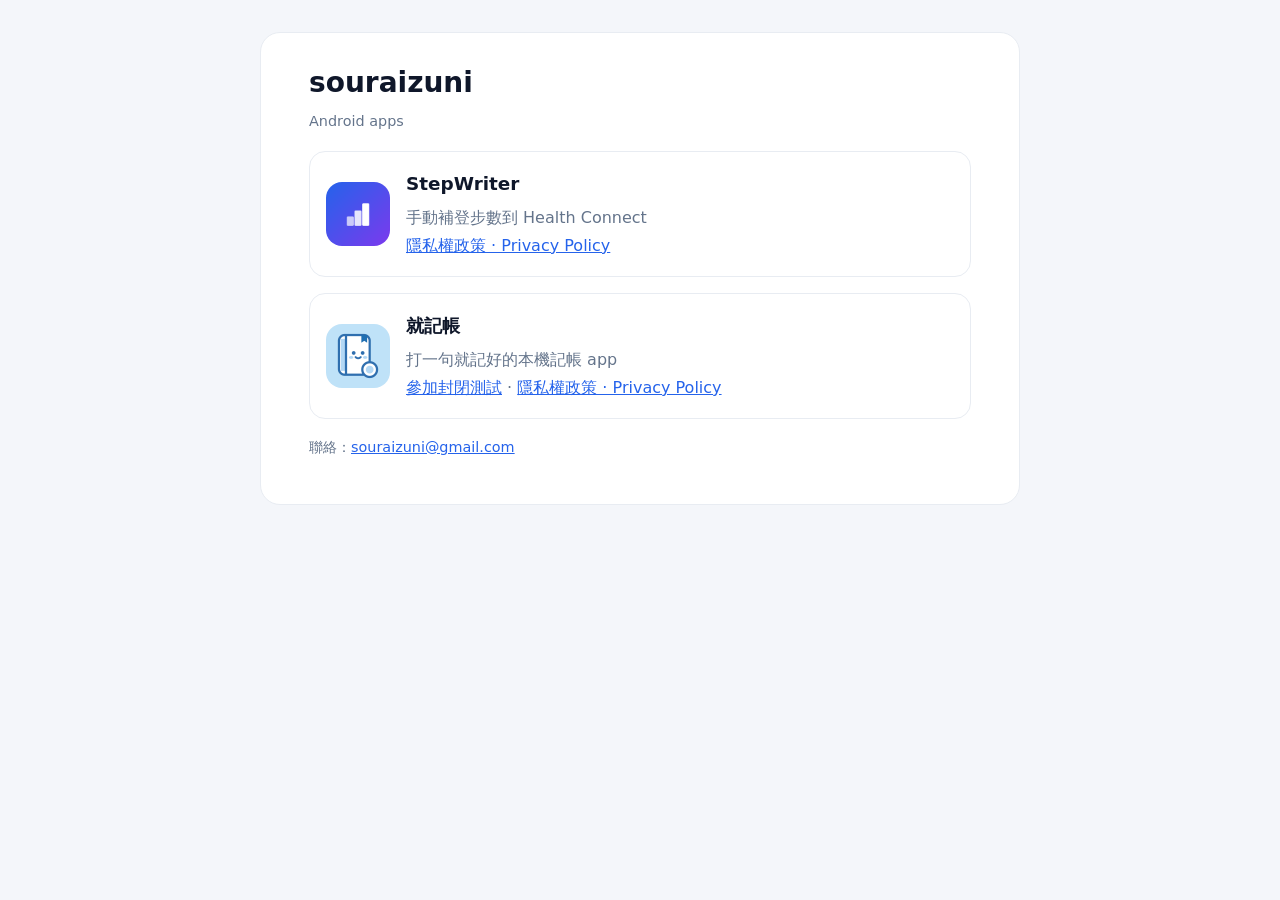
<file: index.html>
<!doctype html>
<html lang="zh-Hant">
<head>
<meta charset="utf-8">
<meta name="viewport" content="width=device-width, initial-scale=1">
<title>souraizuni</title>
<meta name="description" content="souraizuni 開發的 Android app 與相關文件。">
<link rel="stylesheet" href="style.css">
</head>
<body>
<main>
  <h1>souraizuni</h1>
  <p class="meta">Android apps</p>

  <div class="app">
    <img src="stepwriter/icon.png" alt="StepWriter 圖示">
    <div>
      <h2>StepWriter</h2>
      <p>手動補登步數到 Health Connect</p>
      <p><a href="stepwriter/privacy/">隱私權政策 · Privacy Policy</a></p>
    </div>
  </div>

  <div class="app">
    <img src="jiujizhang/icon.png" alt="就記帳圖示">
    <div>
      <h2>就記帳</h2>
      <p>打一句就記好的本機記帳 app</p>
      <p><a href="jiujizhang/test/">參加封閉測試</a> · <a href="jiujizhang/privacy/">隱私權政策 · Privacy Policy</a></p>
    </div>
  </div>

  <p class="meta">聯絡：<a href="mailto:souraizuni@gmail.com">souraizuni@gmail.com</a></p>
</main>
</body>
</html>
</file>
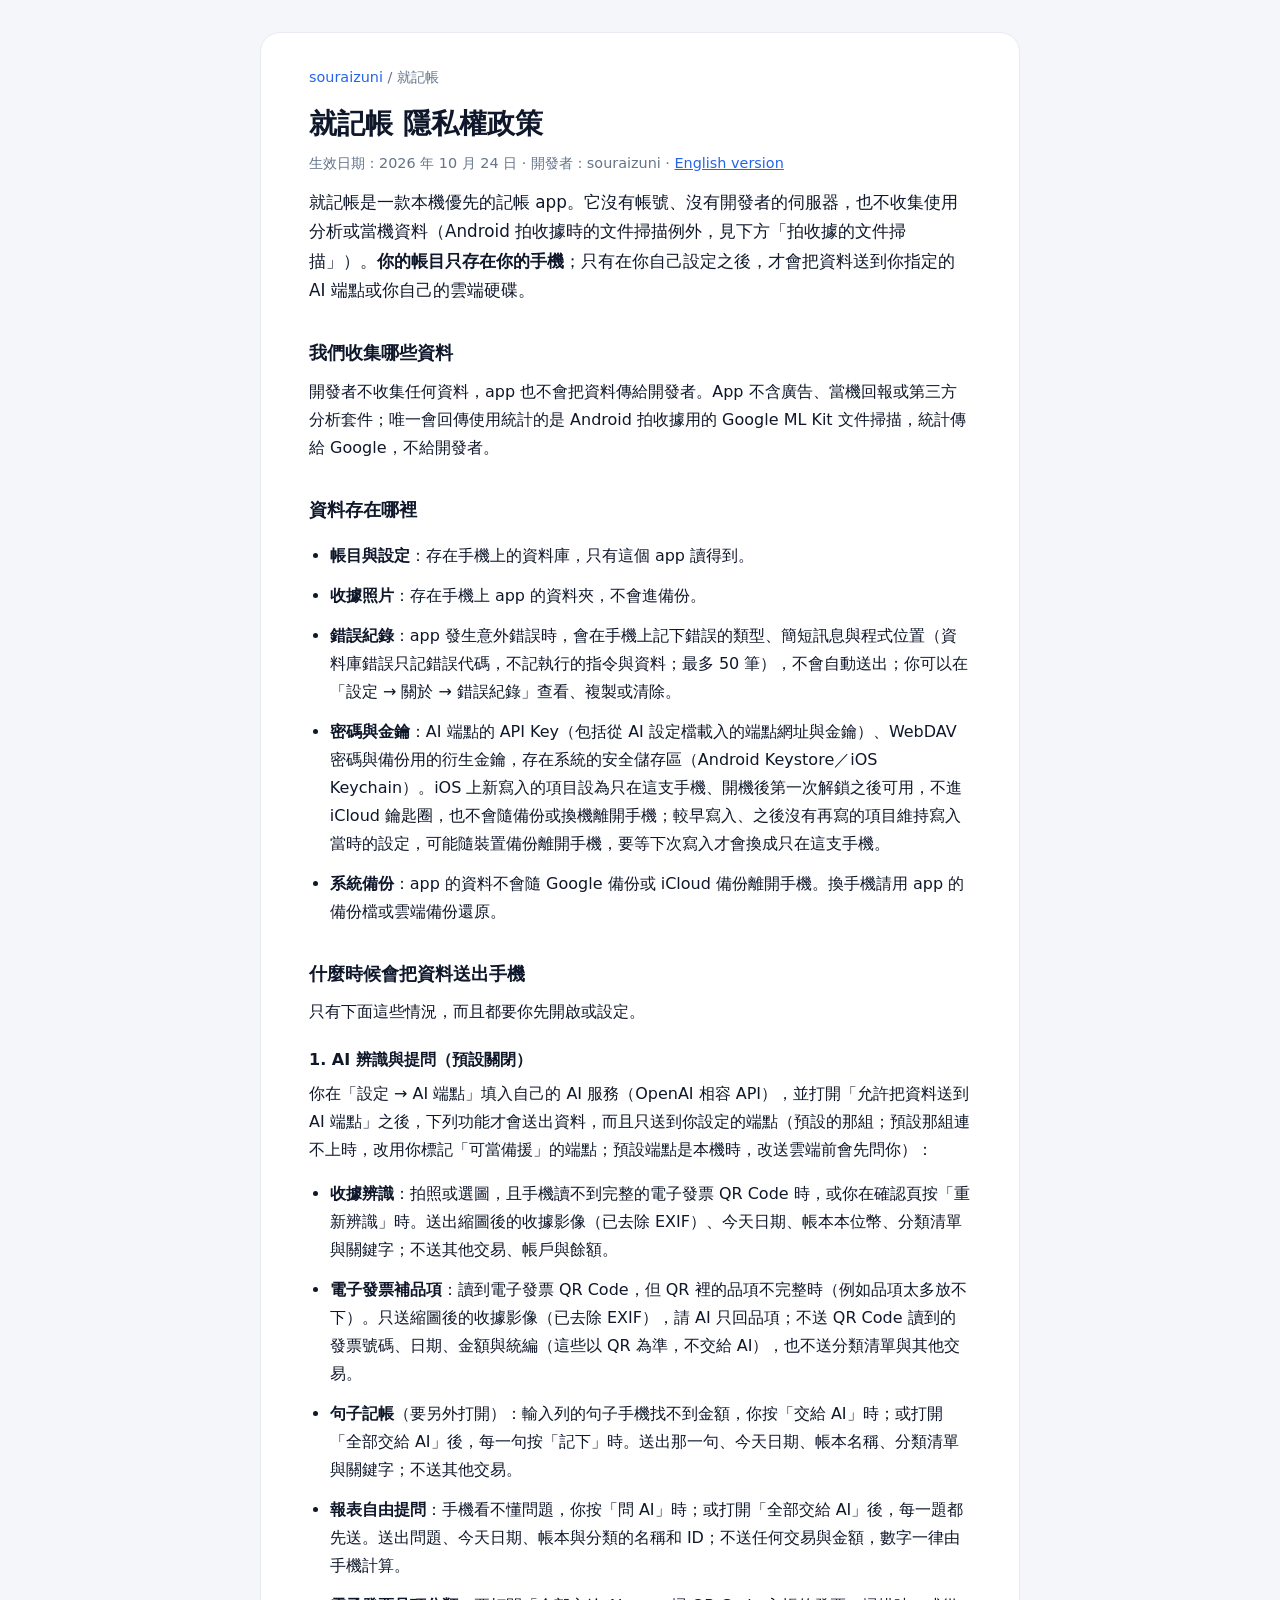
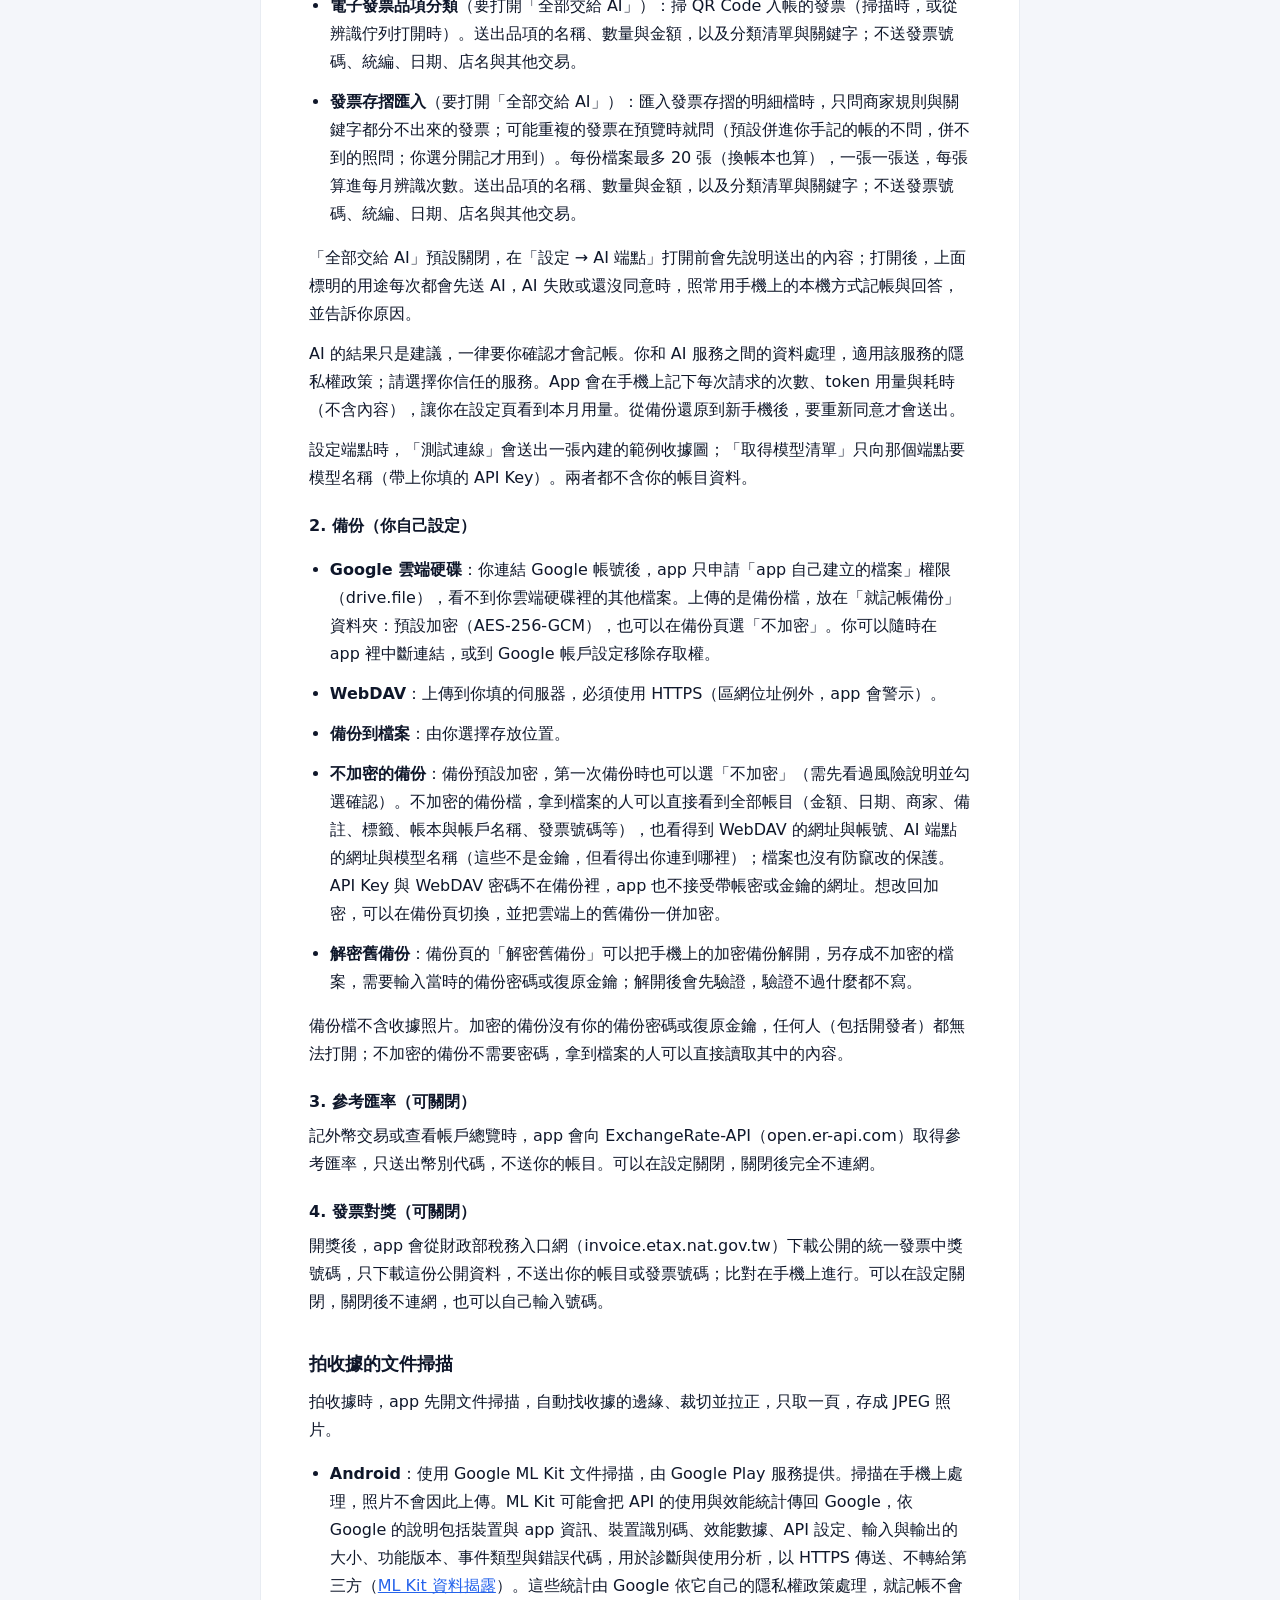
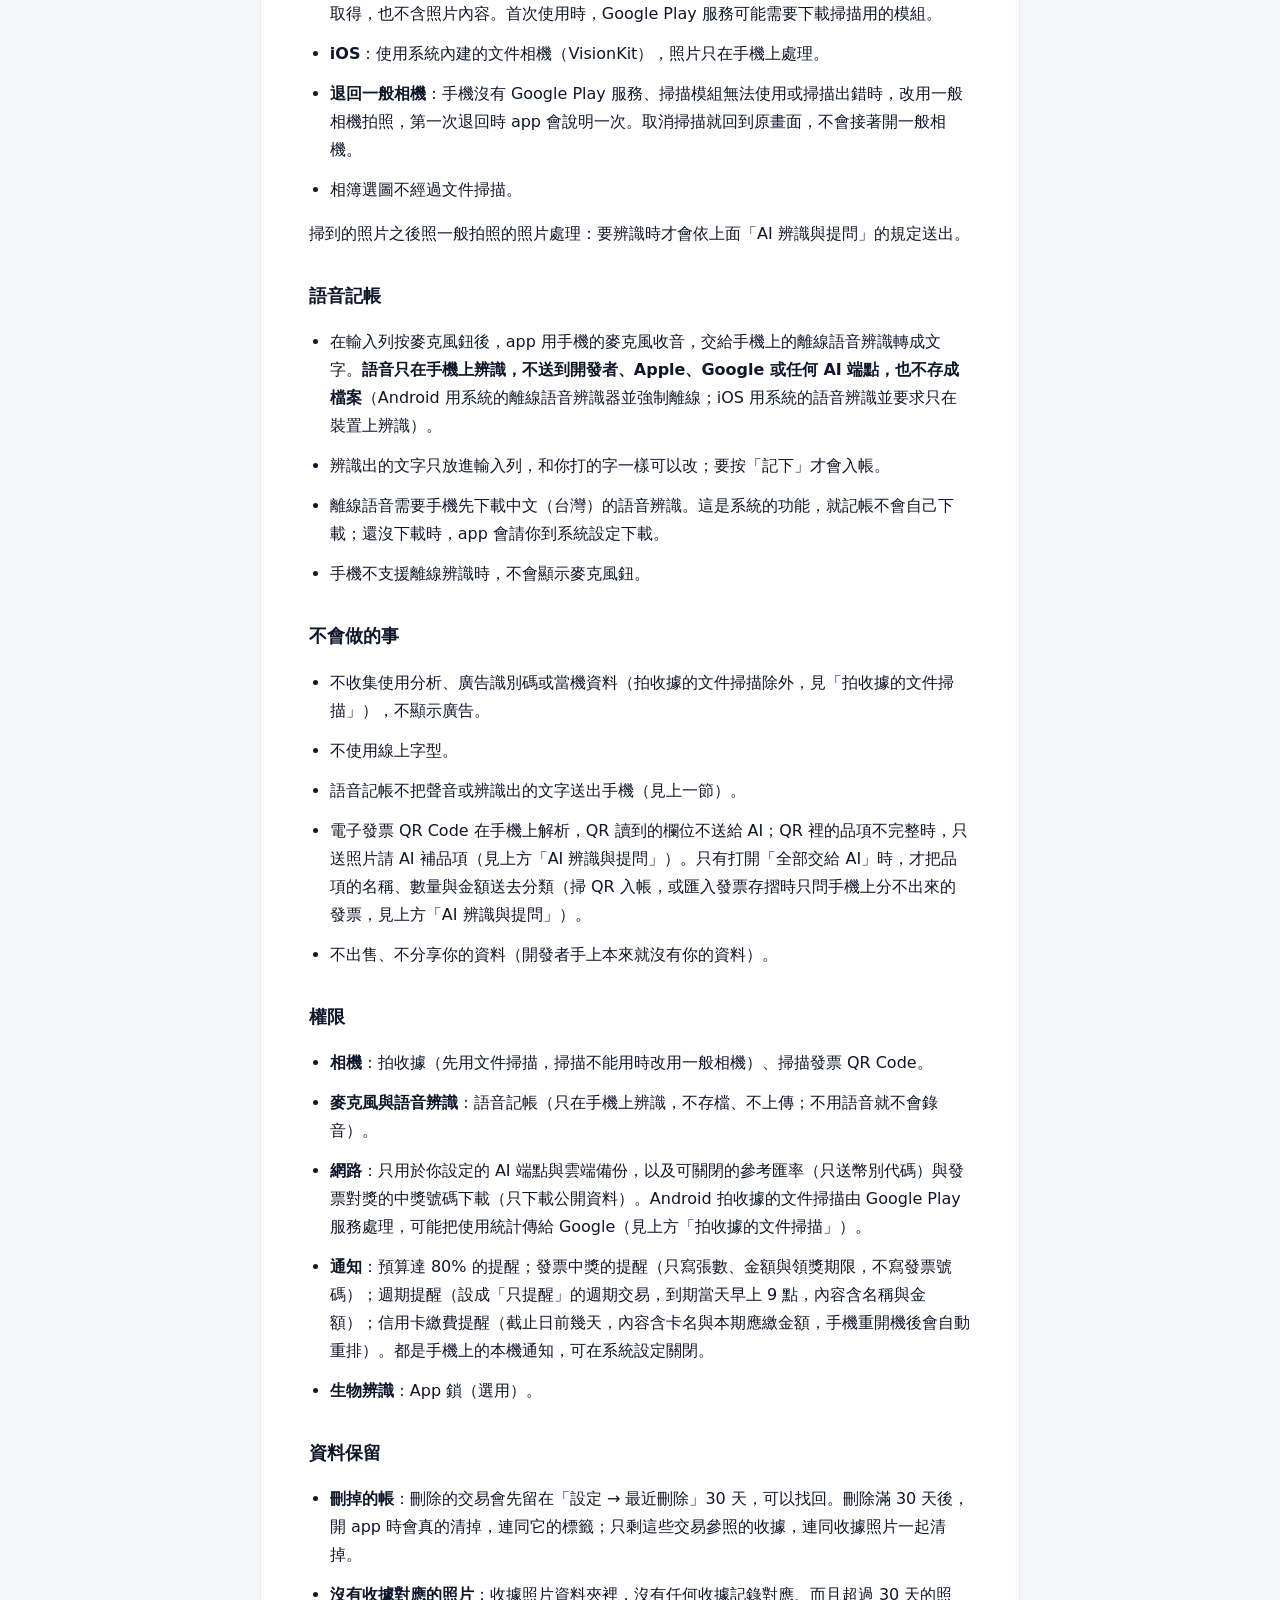
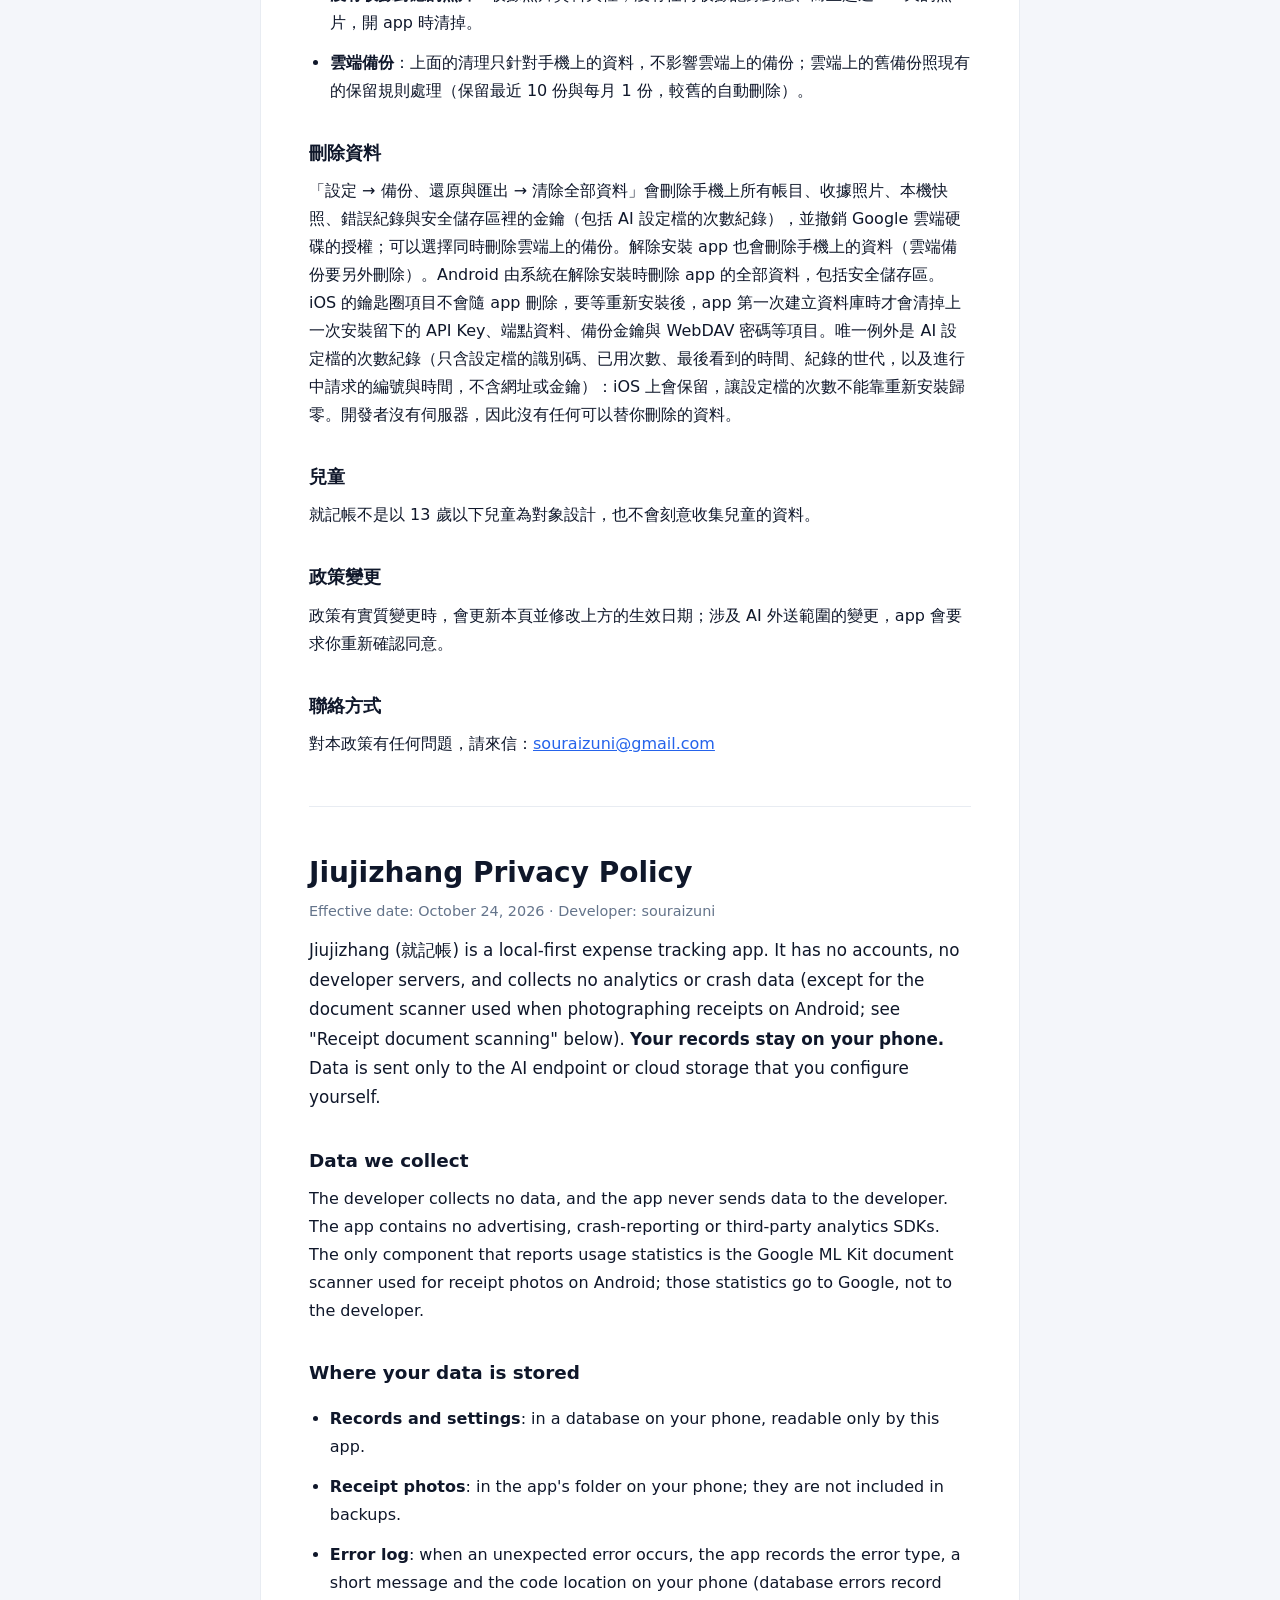
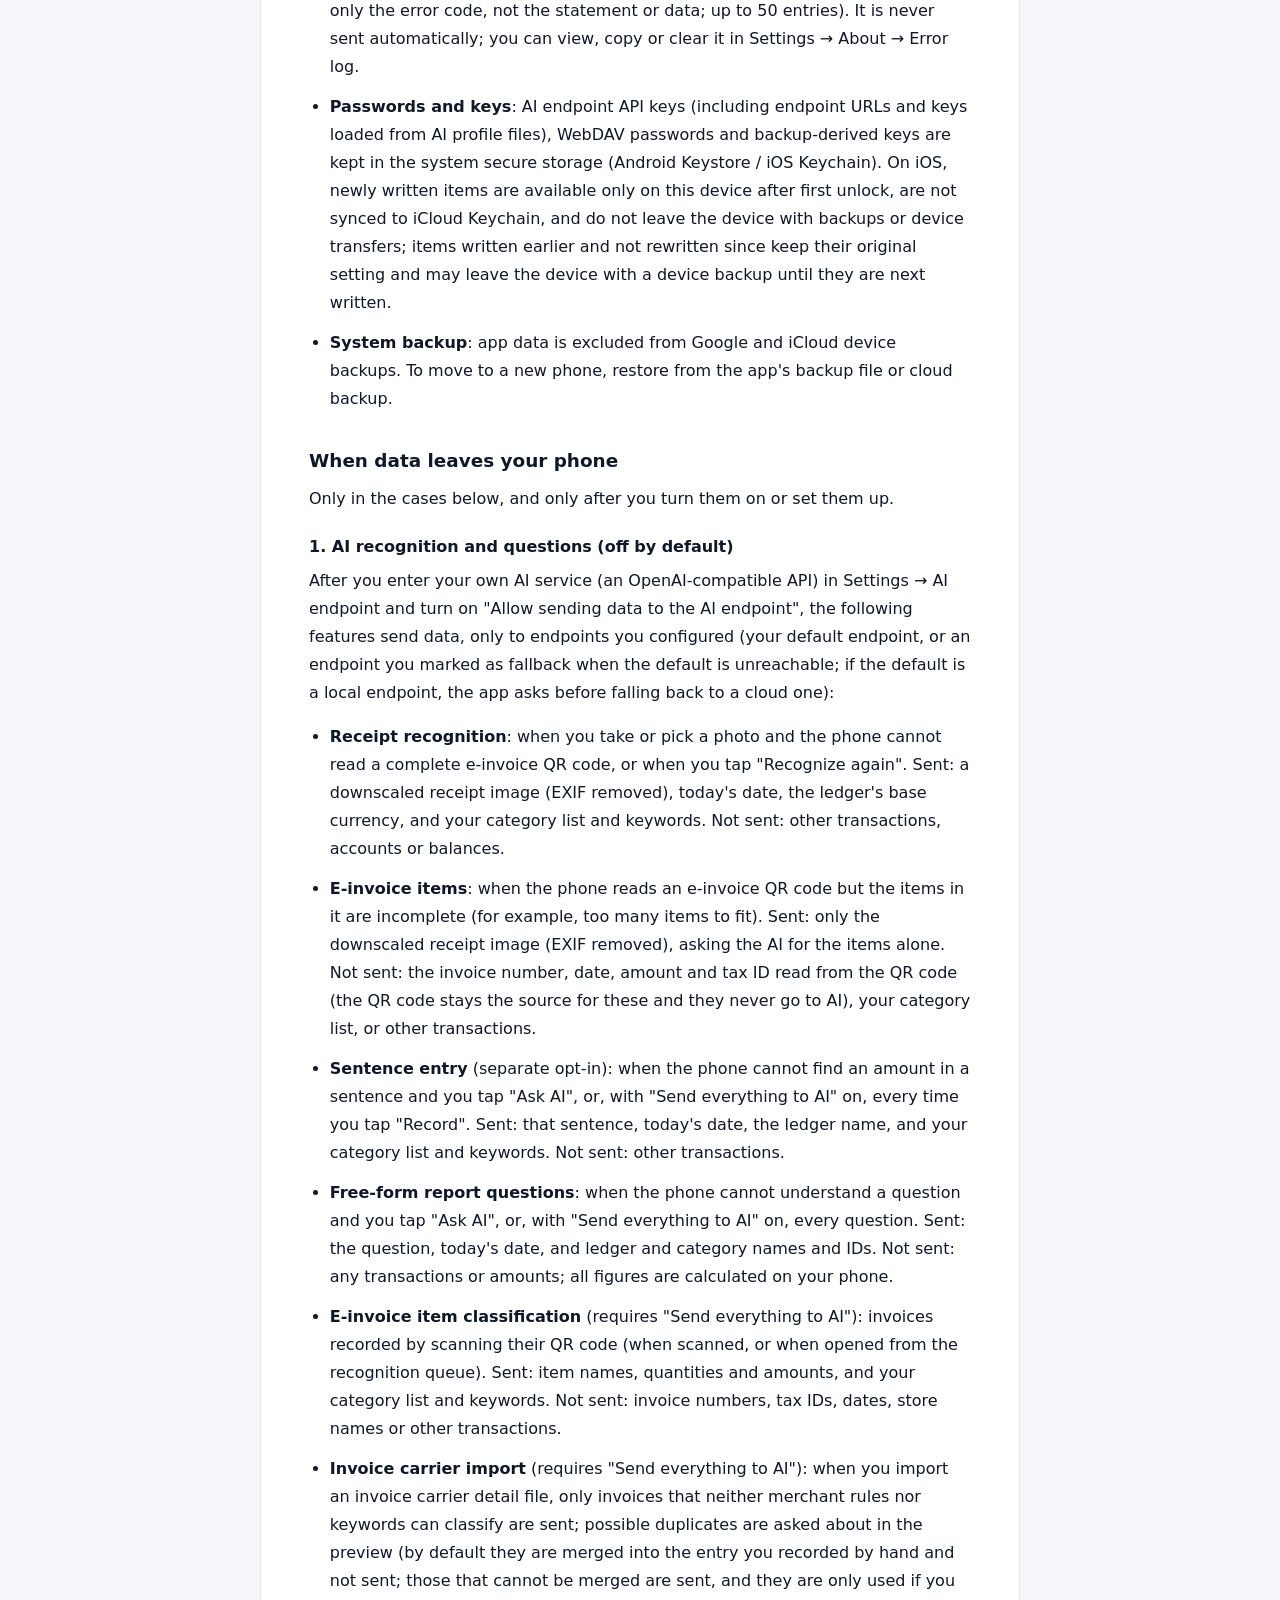
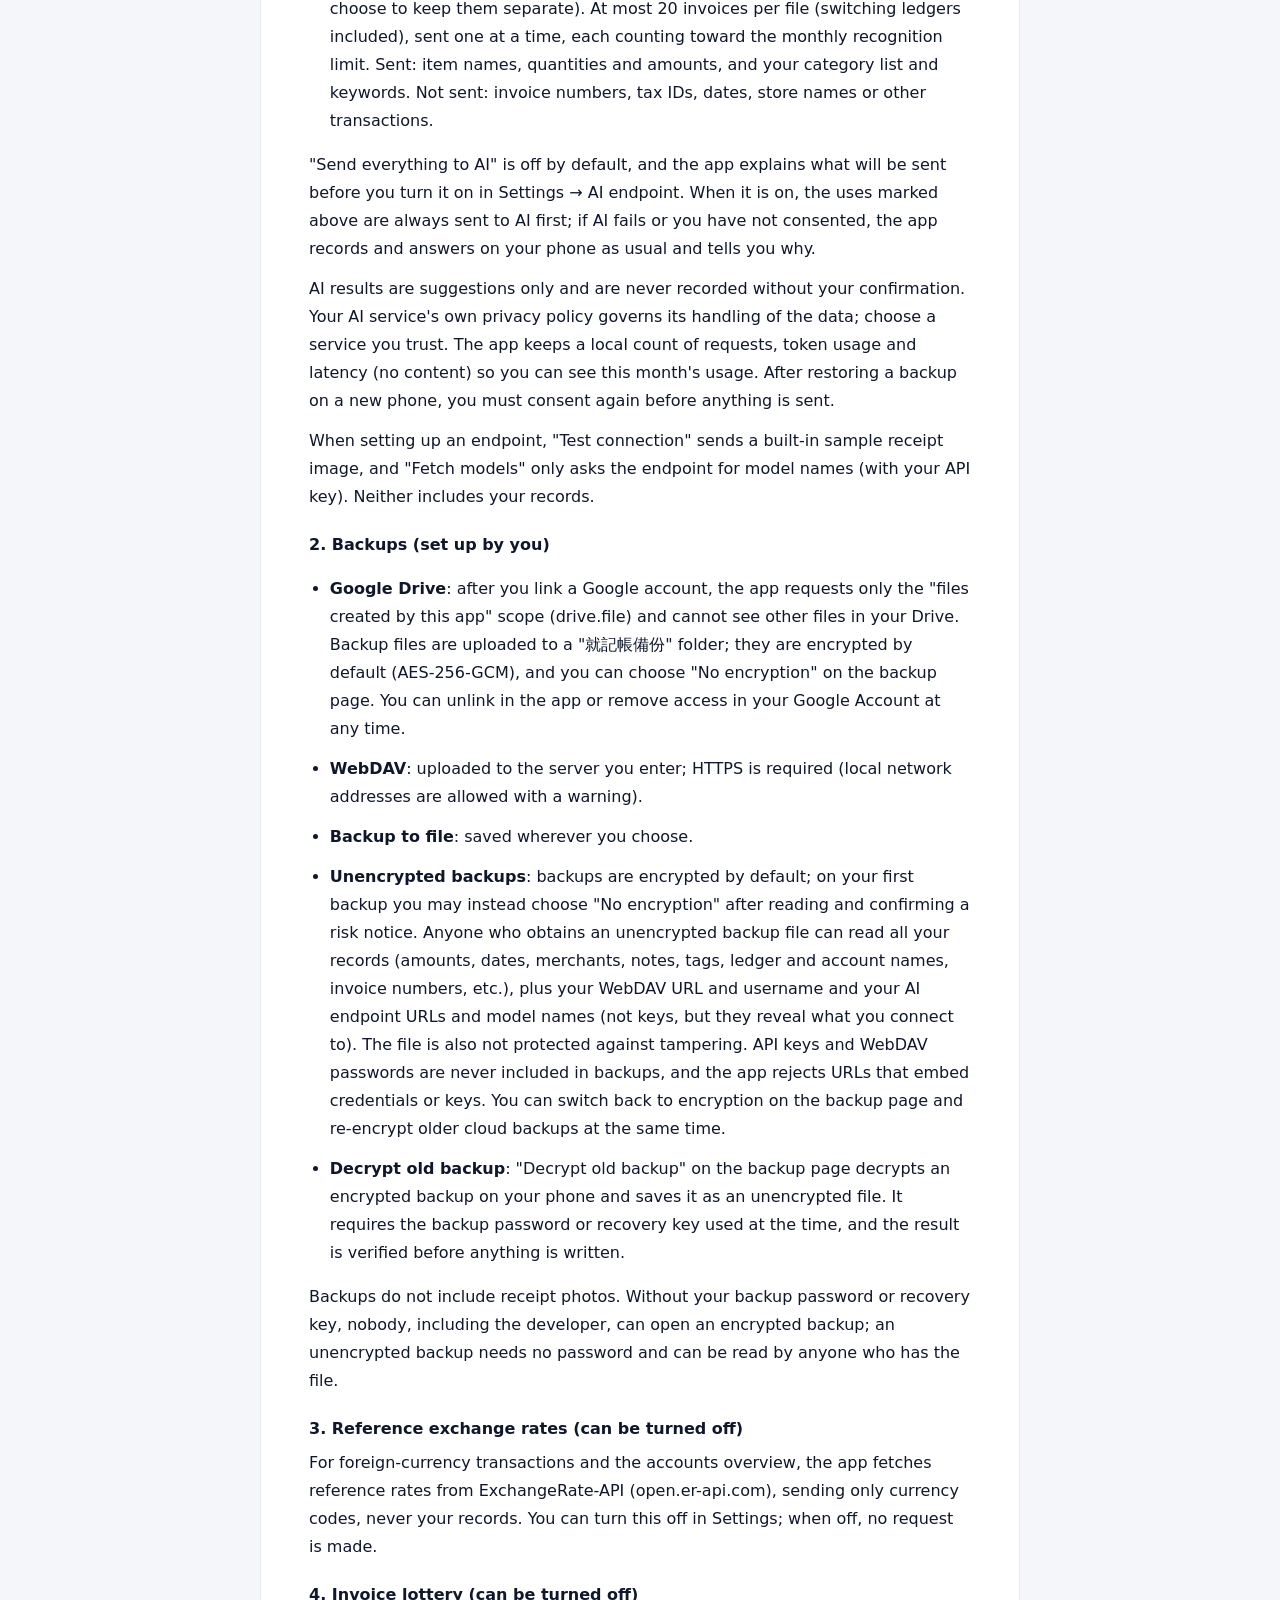
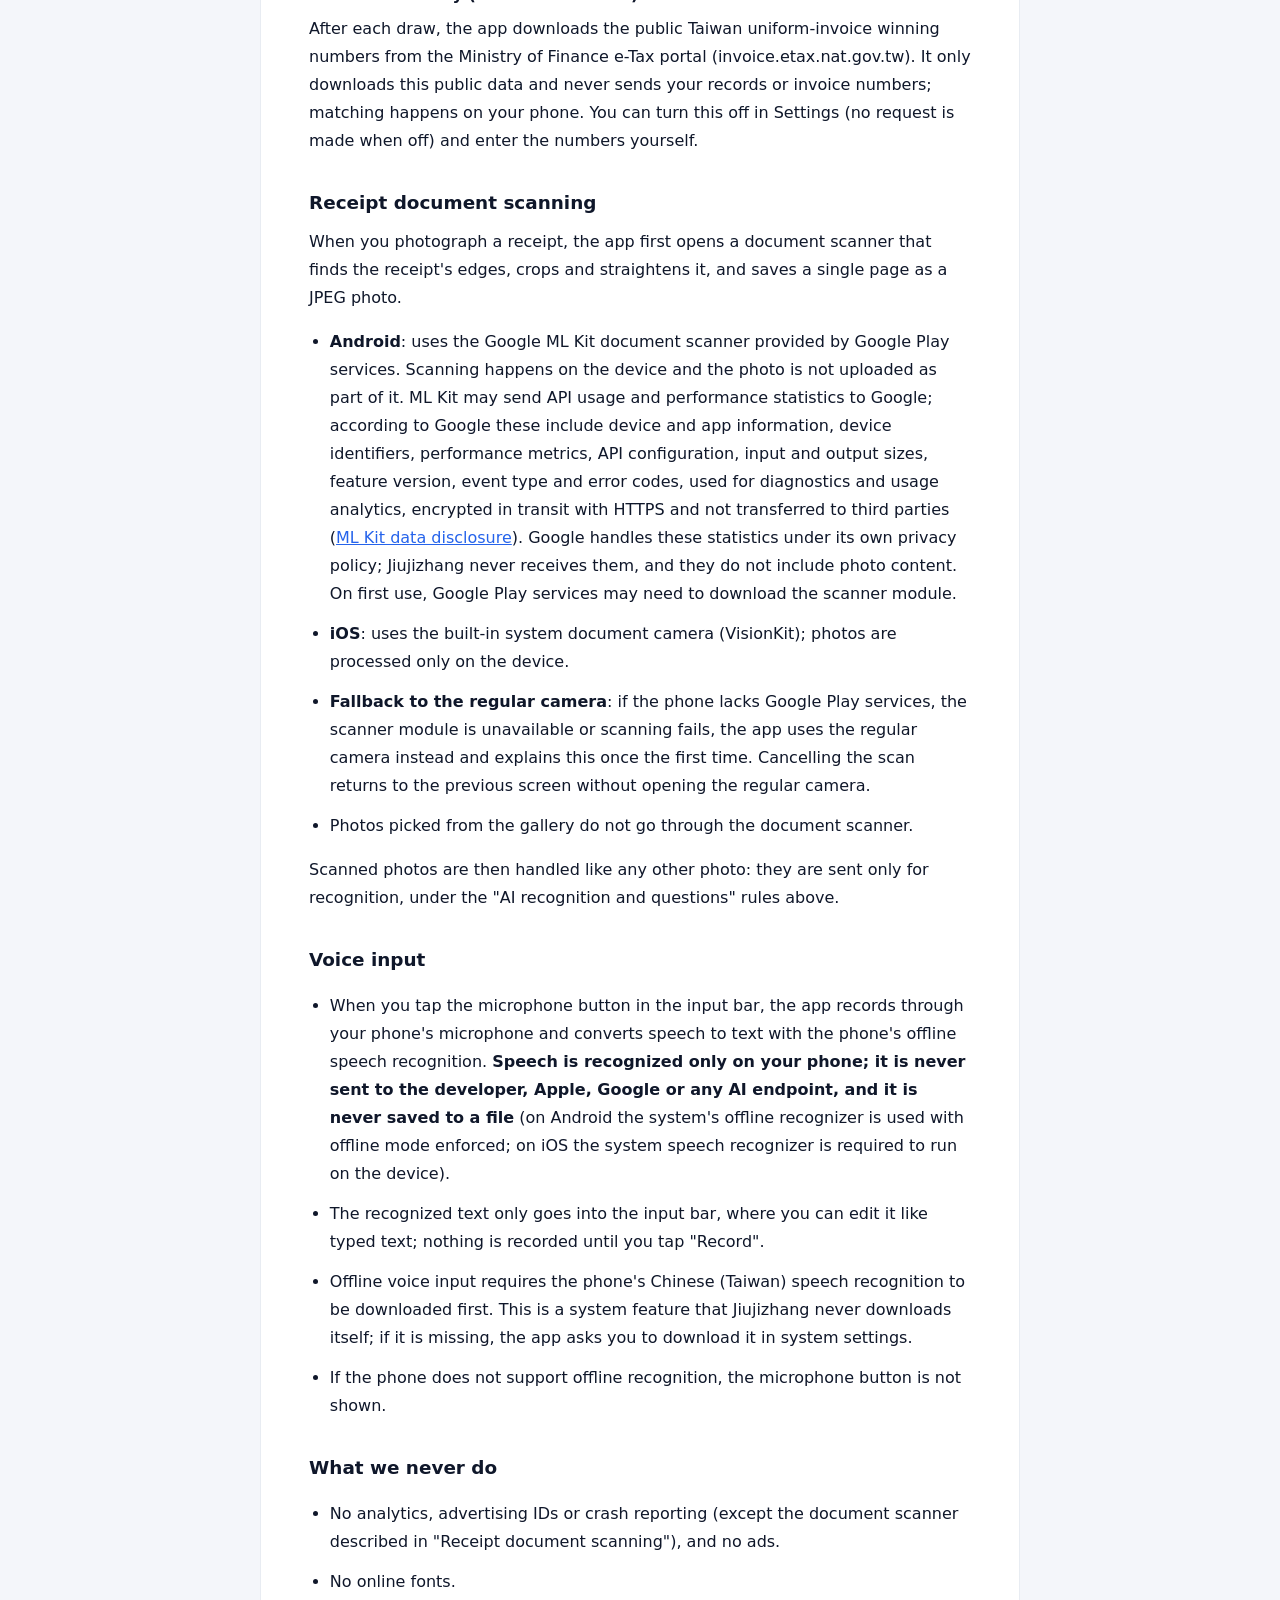
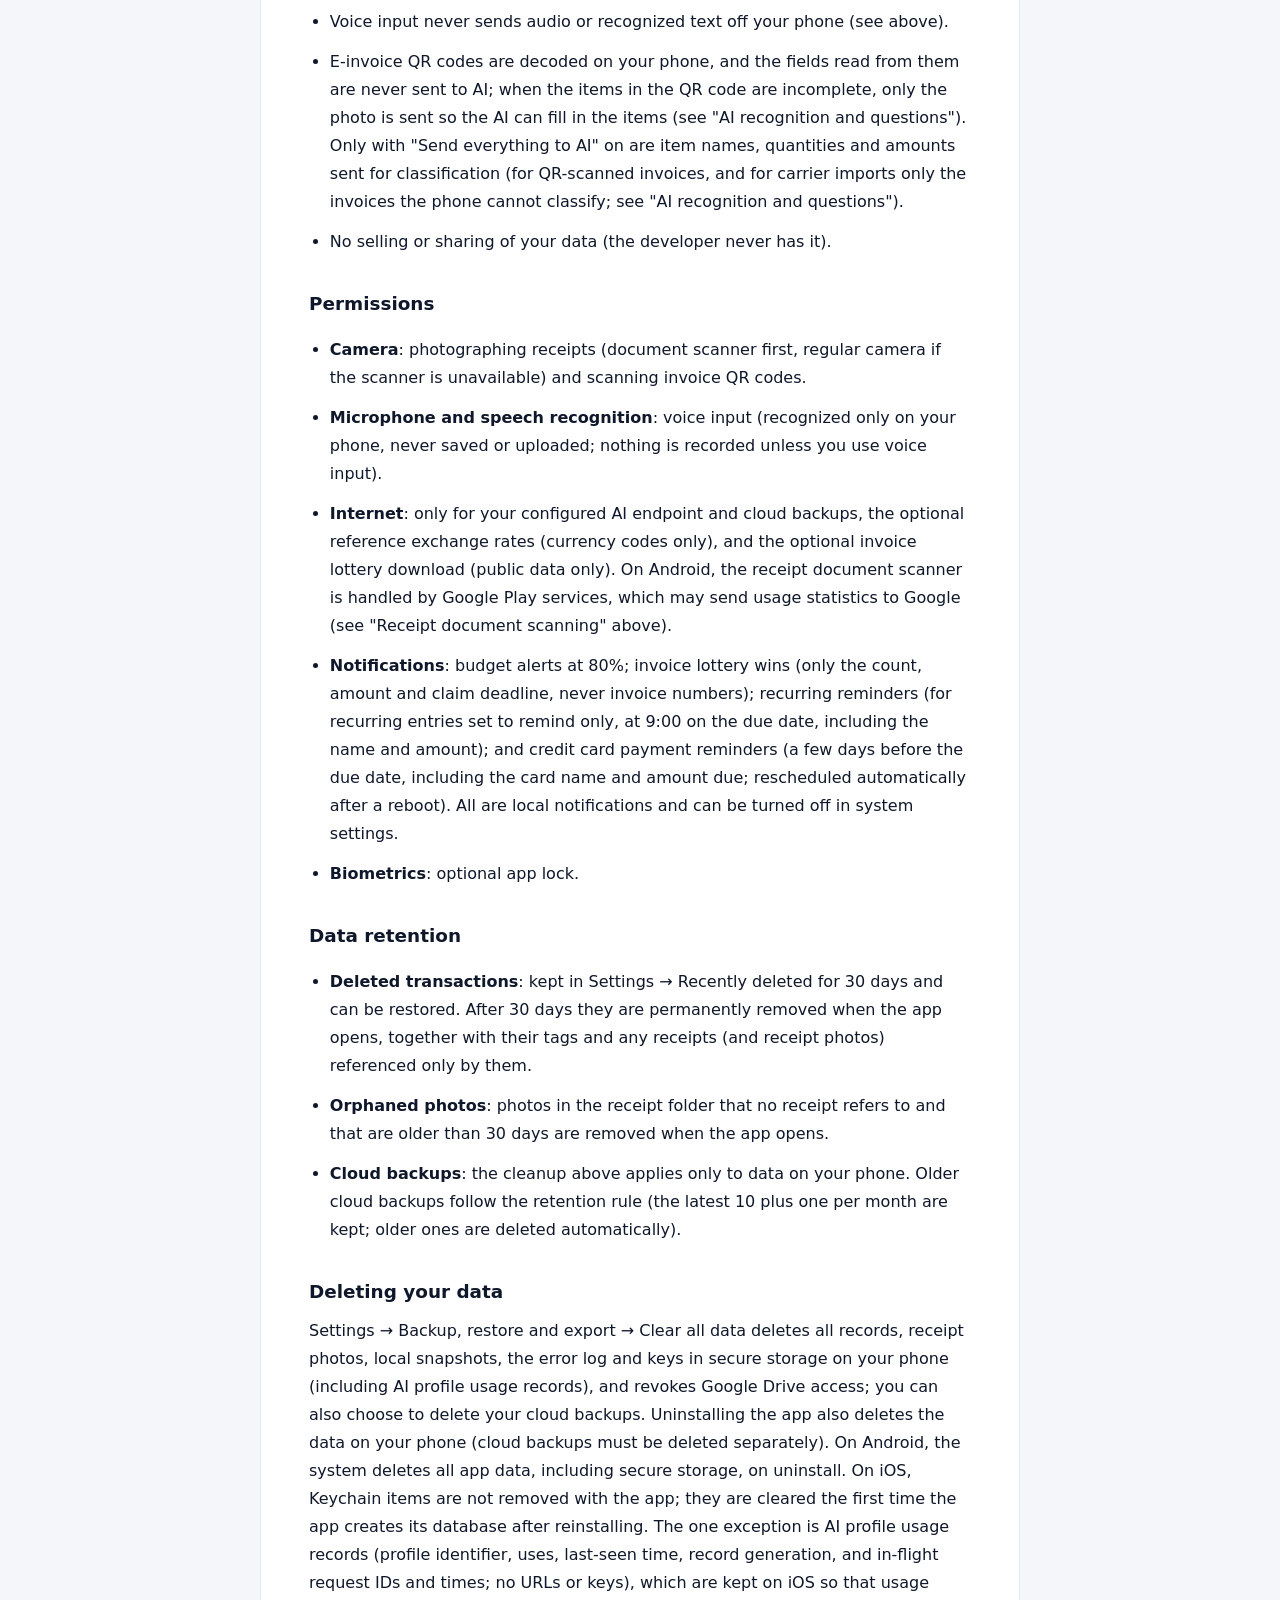
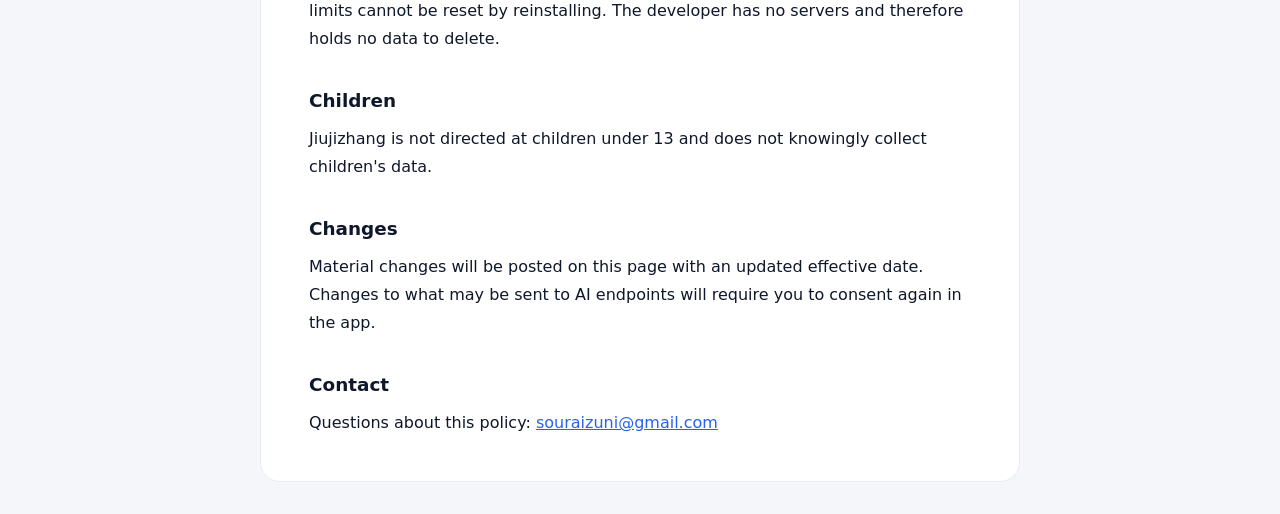
<file: jiujizhang/privacy/index.html>
<!doctype html>
<html lang="zh-Hant">
<head>
<meta charset="utf-8">
<meta name="viewport" content="width=device-width, initial-scale=1">
<title>就記帳 隱私權政策 · Privacy Policy</title>
<meta name="description" content="就記帳（本機優先的記帳 app）的隱私權政策。">
<link rel="stylesheet" href="../../style.css">
</head>
<body>
<main>
  <p class="crumb"><a href="../../">souraizuni</a> / 就記帳</p>
  <h1>就記帳 隱私權政策</h1>
  <p class="meta">生效日期：2026 年 10 月 24 日 · 開發者：souraizuni · <a href="#en">English version</a></p>

  <p class="lead">就記帳是一款本機優先的記帳 app。它沒有帳號、沒有開發者的伺服器，也不收集使用分析或當機資料（Android 拍收據時的文件掃描例外，見下方「拍收據的文件掃描」）。<strong>你的帳目只存在你的手機</strong>；只有在你自己設定之後，才會把資料送到你指定的 AI 端點或你自己的雲端硬碟。</p>

  <h2>我們收集哪些資料</h2>
  <p>開發者不收集任何資料，app 也不會把資料傳給開發者。App 不含廣告、當機回報或第三方分析套件；唯一會回傳使用統計的是 Android 拍收據用的 Google ML Kit 文件掃描，統計傳給 Google，不給開發者。</p>

  <h2>資料存在哪裡</h2>
  <ul>
    <li><strong>帳目與設定</strong>：存在手機上的資料庫，只有這個 app 讀得到。</li>
    <li><strong>收據照片</strong>：存在手機上 app 的資料夾，不會進備份。</li>
    <li><strong>錯誤紀錄</strong>：app 發生意外錯誤時，會在手機上記下錯誤的類型、簡短訊息與程式位置（資料庫錯誤只記錯誤代碼，不記執行的指令與資料；最多 50 筆），不會自動送出；你可以在「設定 → 關於 → 錯誤紀錄」查看、複製或清除。</li>
    <li><strong>密碼與金鑰</strong>：AI 端點的 API Key（包括從 AI 設定檔載入的端點網址與金鑰）、WebDAV 密碼與備份用的衍生金鑰，存在系統的安全儲存區（Android Keystore／iOS Keychain）。iOS 上新寫入的項目設為只在這支手機、開機後第一次解鎖之後可用，不進 iCloud 鑰匙圈，也不會隨備份或換機離開手機；較早寫入、之後沒有再寫的項目維持寫入當時的設定，可能隨裝置備份離開手機，要等下次寫入才會換成只在這支手機。</li>
    <li><strong>系統備份</strong>：app 的資料不會隨 Google 備份或 iCloud 備份離開手機。換手機請用 app 的備份檔或雲端備份還原。</li>
  </ul>

  <h2>什麼時候會把資料送出手機</h2>
  <p>只有下面這些情況，而且都要你先開啟或設定。</p>

  <h3>1. AI 辨識與提問（預設關閉）</h3>
  <p>你在「設定 → AI 端點」填入自己的 AI 服務（OpenAI 相容 API），並打開「允許把資料送到 AI 端點」之後，下列功能才會送出資料，而且只送到你設定的端點（預設的那組；預設那組連不上時，改用你標記「可當備援」的端點；預設端點是本機時，改送雲端前會先問你）：</p>
  <ul>
    <li><strong>收據辨識</strong>：拍照或選圖，且手機讀不到完整的電子發票 QR Code 時，或你在確認頁按「重新辨識」時。送出縮圖後的收據影像（已去除 EXIF）、今天日期、帳本本位幣、分類清單與關鍵字；不送其他交易、帳戶與餘額。</li>
    <li><strong>電子發票補品項</strong>：讀到電子發票 QR Code，但 QR 裡的品項不完整時（例如品項太多放不下）。只送縮圖後的收據影像（已去除 EXIF），請 AI 只回品項；不送 QR Code 讀到的發票號碼、日期、金額與統編（這些以 QR 為準，不交給 AI），也不送分類清單與其他交易。</li>
    <li><strong>句子記帳</strong>（要另外打開）：輸入列的句子手機找不到金額，你按「交給 AI」時；或打開「全部交給 AI」後，每一句按「記下」時。送出那一句、今天日期、帳本名稱、分類清單與關鍵字；不送其他交易。</li>
    <li><strong>報表自由提問</strong>：手機看不懂問題，你按「問 AI」時；或打開「全部交給 AI」後，每一題都先送。送出問題、今天日期、帳本與分類的名稱和 ID；不送任何交易與金額，數字一律由手機計算。</li>
    <li><strong>電子發票品項分類</strong>（要打開「全部交給 AI」）：掃 QR Code 入帳的發票（掃描時，或從辨識佇列打開時）。送出品項的名稱、數量與金額，以及分類清單與關鍵字；不送發票號碼、統編、日期、店名與其他交易。</li>
    <li><strong>發票存摺匯入</strong>（要打開「全部交給 AI」）：匯入發票存摺的明細檔時，只問商家規則與關鍵字都分不出來的發票；可能重複的發票在預覽時就問（預設併進你手記的帳的不問，併不到的照問；你選分開記才用到）。每份檔案最多 20 張（換帳本也算），一張一張送，每張算進每月辨識次數。送出品項的名稱、數量與金額，以及分類清單與關鍵字；不送發票號碼、統編、日期、店名與其他交易。</li>
  </ul>
  <p>「全部交給 AI」預設關閉，在「設定 → AI 端點」打開前會先說明送出的內容；打開後，上面標明的用途每次都會先送 AI，AI 失敗或還沒同意時，照常用手機上的本機方式記帳與回答，並告訴你原因。</p>
  <p>AI 的結果只是建議，一律要你確認才會記帳。你和 AI 服務之間的資料處理，適用該服務的隱私權政策；請選擇你信任的服務。App 會在手機上記下每次請求的次數、token 用量與耗時（不含內容），讓你在設定頁看到本月用量。從備份還原到新手機後，要重新同意才會送出。</p>
  <p>設定端點時，「測試連線」會送出一張內建的範例收據圖；「取得模型清單」只向那個端點要模型名稱（帶上你填的 API Key）。兩者都不含你的帳目資料。</p>

  <h3>2. 備份（你自己設定）</h3>
  <ul>
    <li><strong>Google 雲端硬碟</strong>：你連結 Google 帳號後，app 只申請「app 自己建立的檔案」權限（drive.file），看不到你雲端硬碟裡的其他檔案。上傳的是備份檔，放在「就記帳備份」資料夾：預設加密（AES-256-GCM），也可以在備份頁選「不加密」。你可以隨時在 app 裡中斷連結，或到 Google 帳戶設定移除存取權。</li>
    <li><strong>WebDAV</strong>：上傳到你填的伺服器，必須使用 HTTPS（區網位址例外，app 會警示）。</li>
    <li><strong>備份到檔案</strong>：由你選擇存放位置。</li>
    <li><strong>不加密的備份</strong>：備份預設加密，第一次備份時也可以選「不加密」（需先看過風險說明並勾選確認）。不加密的備份檔，拿到檔案的人可以直接看到全部帳目（金額、日期、商家、備註、標籤、帳本與帳戶名稱、發票號碼等），也看得到 WebDAV 的網址與帳號、AI 端點的網址與模型名稱（這些不是金鑰，但看得出你連到哪裡）；檔案也沒有防竄改的保護。API Key 與 WebDAV 密碼不在備份裡，app 也不接受帶帳密或金鑰的網址。想改回加密，可以在備份頁切換，並把雲端上的舊備份一併加密。</li>
    <li><strong>解密舊備份</strong>：備份頁的「解密舊備份」可以把手機上的加密備份解開，另存成不加密的檔案，需要輸入當時的備份密碼或復原金鑰；解開後會先驗證，驗證不過什麼都不寫。</li>
  </ul>
  <p>備份檔不含收據照片。加密的備份沒有你的備份密碼或復原金鑰，任何人（包括開發者）都無法打開；不加密的備份不需要密碼，拿到檔案的人可以直接讀取其中的內容。</p>

  <h3>3. 參考匯率（可關閉）</h3>
  <p>記外幣交易或查看帳戶總覽時，app 會向 ExchangeRate-API（open.er-api.com）取得參考匯率，只送出幣別代碼，不送你的帳目。可以在設定關閉，關閉後完全不連網。</p>

  <h3>4. 發票對獎（可關閉）</h3>
  <p>開獎後，app 會從財政部稅務入口網（invoice.etax.nat.gov.tw）下載公開的統一發票中獎號碼，只下載這份公開資料，不送出你的帳目或發票號碼；比對在手機上進行。可以在設定關閉，關閉後不連網，也可以自己輸入號碼。</p>

  <h2>拍收據的文件掃描</h2>
  <p>拍收據時，app 先開文件掃描，自動找收據的邊緣、裁切並拉正，只取一頁，存成 JPEG 照片。</p>
  <ul>
    <li><strong>Android</strong>：使用 Google ML Kit 文件掃描，由 Google Play 服務提供。掃描在手機上處理，照片不會因此上傳。ML Kit 可能會把 API 的使用與效能統計傳回 Google，依 Google 的說明包括裝置與 app 資訊、裝置識別碼、效能數據、API 設定、輸入與輸出的大小、功能版本、事件類型與錯誤代碼，用於診斷與使用分析，以 HTTPS 傳送、不轉給第三方（<a href="https://developers.google.com/ml-kit/android-data-disclosure">ML Kit 資料揭露</a>）。這些統計由 Google 依它自己的隱私權政策處理，就記帳不會取得，也不含照片內容。首次使用時，Google Play 服務可能需要下載掃描用的模組。</li>
    <li><strong>iOS</strong>：使用系統內建的文件相機（VisionKit），照片只在手機上處理。</li>
    <li><strong>退回一般相機</strong>：手機沒有 Google Play 服務、掃描模組無法使用或掃描出錯時，改用一般相機拍照，第一次退回時 app 會說明一次。取消掃描就回到原畫面，不會接著開一般相機。</li>
    <li>相簿選圖不經過文件掃描。</li>
  </ul>
  <p>掃到的照片之後照一般拍照的照片處理：要辨識時才會依上面「AI 辨識與提問」的規定送出。</p>

  <h2>語音記帳</h2>
  <ul>
    <li>在輸入列按麥克風鈕後，app 用手機的麥克風收音，交給手機上的離線語音辨識轉成文字。<strong>語音只在手機上辨識，不送到開發者、Apple、Google 或任何 AI 端點，也不存成檔案</strong>（Android 用系統的離線語音辨識器並強制離線；iOS 用系統的語音辨識並要求只在裝置上辨識）。</li>
    <li>辨識出的文字只放進輸入列，和你打的字一樣可以改；要按「記下」才會入帳。</li>
    <li>離線語音需要手機先下載中文（台灣）的語音辨識。這是系統的功能，就記帳不會自己下載；還沒下載時，app 會請你到系統設定下載。</li>
    <li>手機不支援離線辨識時，不會顯示麥克風鈕。</li>
  </ul>

  <h2>不會做的事</h2>
  <ul>
    <li>不收集使用分析、廣告識別碼或當機資料（拍收據的文件掃描除外，見「拍收據的文件掃描」），不顯示廣告。</li>
    <li>不使用線上字型。</li>
    <li>語音記帳不把聲音或辨識出的文字送出手機（見上一節）。</li>
    <li>電子發票 QR Code 在手機上解析，QR 讀到的欄位不送給 AI；QR 裡的品項不完整時，只送照片請 AI 補品項（見上方「AI 辨識與提問」）。只有打開「全部交給 AI」時，才把品項的名稱、數量與金額送去分類（掃 QR 入帳，或匯入發票存摺時只問手機上分不出來的發票，見上方「AI 辨識與提問」）。</li>
    <li>不出售、不分享你的資料（開發者手上本來就沒有你的資料）。</li>
  </ul>

  <h2>權限</h2>
  <ul>
    <li><strong>相機</strong>：拍收據（先用文件掃描，掃描不能用時改用一般相機）、掃描發票 QR Code。</li>
    <li><strong>麥克風與語音辨識</strong>：語音記帳（只在手機上辨識，不存檔、不上傳；不用語音就不會錄音）。</li>
    <li><strong>網路</strong>：只用於你設定的 AI 端點與雲端備份，以及可關閉的參考匯率（只送幣別代碼）與發票對獎的中獎號碼下載（只下載公開資料）。Android 拍收據的文件掃描由 Google Play 服務處理，可能把使用統計傳給 Google（見上方「拍收據的文件掃描」）。</li>
    <li><strong>通知</strong>：預算達 80% 的提醒；發票中獎的提醒（只寫張數、金額與領獎期限，不寫發票號碼）；週期提醒（設成「只提醒」的週期交易，到期當天早上 9 點，內容含名稱與金額）；信用卡繳費提醒（截止日前幾天，內容含卡名與本期應繳金額，手機重開機後會自動重排）。都是手機上的本機通知，可在系統設定關閉。</li>
    <li><strong>生物辨識</strong>：App 鎖（選用）。</li>
  </ul>

  <h2>資料保留</h2>
  <ul>
    <li><strong>刪掉的帳</strong>：刪除的交易會先留在「設定 → 最近刪除」30 天，可以找回。刪除滿 30 天後，開 app 時會真的清掉，連同它的標籤；只剩這些交易參照的收據，連同收據照片一起清掉。</li>
    <li><strong>沒有收據對應的照片</strong>：收據照片資料夾裡，沒有任何收據記錄對應、而且超過 30 天的照片，開 app 時清掉。</li>
    <li><strong>雲端備份</strong>：上面的清理只針對手機上的資料，不影響雲端上的備份；雲端上的舊備份照現有的保留規則處理（保留最近 10 份與每月 1 份，較舊的自動刪除）。</li>
  </ul>

  <h2>刪除資料</h2>
  <p>「設定 → 備份、還原與匯出 → 清除全部資料」會刪除手機上所有帳目、收據照片、本機快照、錯誤紀錄與安全儲存區裡的金鑰（包括 AI 設定檔的次數紀錄），並撤銷 Google 雲端硬碟的授權；可以選擇同時刪除雲端上的備份。解除安裝 app 也會刪除手機上的資料（雲端備份要另外刪除）。Android 由系統在解除安裝時刪除 app 的全部資料，包括安全儲存區。iOS 的鑰匙圈項目不會隨 app 刪除，要等重新安裝後，app 第一次建立資料庫時才會清掉上一次安裝留下的 API Key、端點資料、備份金鑰與 WebDAV 密碼等項目。唯一例外是 AI 設定檔的次數紀錄（只含設定檔的識別碼、已用次數、最後看到的時間、紀錄的世代，以及進行中請求的編號與時間，不含網址或金鑰）：iOS 上會保留，讓設定檔的次數不能靠重新安裝歸零。開發者沒有伺服器，因此沒有任何可以替你刪除的資料。</p>

  <h2>兒童</h2>
  <p>就記帳不是以 13 歲以下兒童為對象設計，也不會刻意收集兒童的資料。</p>

  <h2>政策變更</h2>
  <p>政策有實質變更時，會更新本頁並修改上方的生效日期；涉及 AI 外送範圍的變更，app 會要求你重新確認同意。</p>

  <h2>聯絡方式</h2>
  <p>對本政策有任何問題，請來信：<a href="mailto:souraizuni@gmail.com">souraizuni@gmail.com</a></p>

  <hr>

  <section id="en" lang="en">
  <h1>Jiujizhang Privacy Policy</h1>
  <p class="meta">Effective date: October 24, 2026 · Developer: souraizuni</p>

  <p class="lead">Jiujizhang (就記帳) is a local-first expense tracking app. It has no accounts, no developer servers, and collects no analytics or crash data (except for the document scanner used when photographing receipts on Android; see "Receipt document scanning" below). <strong>Your records stay on your phone.</strong> Data is sent only to the AI endpoint or cloud storage that you configure yourself.</p>

  <h2>Data we collect</h2>
  <p>The developer collects no data, and the app never sends data to the developer. The app contains no advertising, crash-reporting or third-party analytics SDKs. The only component that reports usage statistics is the Google ML Kit document scanner used for receipt photos on Android; those statistics go to Google, not to the developer.</p>

  <h2>Where your data is stored</h2>
  <ul>
    <li><strong>Records and settings</strong>: in a database on your phone, readable only by this app.</li>
    <li><strong>Receipt photos</strong>: in the app's folder on your phone; they are not included in backups.</li>
    <li><strong>Error log</strong>: when an unexpected error occurs, the app records the error type, a short message and the code location on your phone (database errors record only the error code, not the statement or data; up to 50 entries). It is never sent automatically; you can view, copy or clear it in Settings → About → Error log.</li>
    <li><strong>Passwords and keys</strong>: AI endpoint API keys (including endpoint URLs and keys loaded from AI profile files), WebDAV passwords and backup-derived keys are kept in the system secure storage (Android Keystore / iOS Keychain). On iOS, newly written items are available only on this device after first unlock, are not synced to iCloud Keychain, and do not leave the device with backups or device transfers; items written earlier and not rewritten since keep their original setting and may leave the device with a device backup until they are next written.</li>
    <li><strong>System backup</strong>: app data is excluded from Google and iCloud device backups. To move to a new phone, restore from the app's backup file or cloud backup.</li>
  </ul>

  <h2>When data leaves your phone</h2>
  <p>Only in the cases below, and only after you turn them on or set them up.</p>

  <h3>1. AI recognition and questions (off by default)</h3>
  <p>After you enter your own AI service (an OpenAI-compatible API) in Settings → AI endpoint and turn on "Allow sending data to the AI endpoint", the following features send data, only to endpoints you configured (your default endpoint, or an endpoint you marked as fallback when the default is unreachable; if the default is a local endpoint, the app asks before falling back to a cloud one):</p>
  <ul>
    <li><strong>Receipt recognition</strong>: when you take or pick a photo and the phone cannot read a complete e-invoice QR code, or when you tap "Recognize again". Sent: a downscaled receipt image (EXIF removed), today's date, the ledger's base currency, and your category list and keywords. Not sent: other transactions, accounts or balances.</li>
    <li><strong>E-invoice items</strong>: when the phone reads an e-invoice QR code but the items in it are incomplete (for example, too many items to fit). Sent: only the downscaled receipt image (EXIF removed), asking the AI for the items alone. Not sent: the invoice number, date, amount and tax ID read from the QR code (the QR code stays the source for these and they never go to AI), your category list, or other transactions.</li>
    <li><strong>Sentence entry</strong> (separate opt-in): when the phone cannot find an amount in a sentence and you tap "Ask AI", or, with "Send everything to AI" on, every time you tap "Record". Sent: that sentence, today's date, the ledger name, and your category list and keywords. Not sent: other transactions.</li>
    <li><strong>Free-form report questions</strong>: when the phone cannot understand a question and you tap "Ask AI", or, with "Send everything to AI" on, every question. Sent: the question, today's date, and ledger and category names and IDs. Not sent: any transactions or amounts; all figures are calculated on your phone.</li>
    <li><strong>E-invoice item classification</strong> (requires "Send everything to AI"): invoices recorded by scanning their QR code (when scanned, or when opened from the recognition queue). Sent: item names, quantities and amounts, and your category list and keywords. Not sent: invoice numbers, tax IDs, dates, store names or other transactions.</li>
    <li><strong>Invoice carrier import</strong> (requires "Send everything to AI"): when you import an invoice carrier detail file, only invoices that neither merchant rules nor keywords can classify are sent; possible duplicates are asked about in the preview (by default they are merged into the entry you recorded by hand and not sent; those that cannot be merged are sent, and they are only used if you choose to keep them separate). At most 20 invoices per file (switching ledgers included), sent one at a time, each counting toward the monthly recognition limit. Sent: item names, quantities and amounts, and your category list and keywords. Not sent: invoice numbers, tax IDs, dates, store names or other transactions.</li>
  </ul>
  <p>"Send everything to AI" is off by default, and the app explains what will be sent before you turn it on in Settings → AI endpoint. When it is on, the uses marked above are always sent to AI first; if AI fails or you have not consented, the app records and answers on your phone as usual and tells you why.</p>
  <p>AI results are suggestions only and are never recorded without your confirmation. Your AI service's own privacy policy governs its handling of the data; choose a service you trust. The app keeps a local count of requests, token usage and latency (no content) so you can see this month's usage. After restoring a backup on a new phone, you must consent again before anything is sent.</p>
  <p>When setting up an endpoint, "Test connection" sends a built-in sample receipt image, and "Fetch models" only asks the endpoint for model names (with your API key). Neither includes your records.</p>

  <h3>2. Backups (set up by you)</h3>
  <ul>
    <li><strong>Google Drive</strong>: after you link a Google account, the app requests only the "files created by this app" scope (drive.file) and cannot see other files in your Drive. Backup files are uploaded to a "就記帳備份" folder; they are encrypted by default (AES-256-GCM), and you can choose "No encryption" on the backup page. You can unlink in the app or remove access in your Google Account at any time.</li>
    <li><strong>WebDAV</strong>: uploaded to the server you enter; HTTPS is required (local network addresses are allowed with a warning).</li>
    <li><strong>Backup to file</strong>: saved wherever you choose.</li>
    <li><strong>Unencrypted backups</strong>: backups are encrypted by default; on your first backup you may instead choose "No encryption" after reading and confirming a risk notice. Anyone who obtains an unencrypted backup file can read all your records (amounts, dates, merchants, notes, tags, ledger and account names, invoice numbers, etc.), plus your WebDAV URL and username and your AI endpoint URLs and model names (not keys, but they reveal what you connect to). The file is also not protected against tampering. API keys and WebDAV passwords are never included in backups, and the app rejects URLs that embed credentials or keys. You can switch back to encryption on the backup page and re-encrypt older cloud backups at the same time.</li>
    <li><strong>Decrypt old backup</strong>: "Decrypt old backup" on the backup page decrypts an encrypted backup on your phone and saves it as an unencrypted file. It requires the backup password or recovery key used at the time, and the result is verified before anything is written.</li>
  </ul>
  <p>Backups do not include receipt photos. Without your backup password or recovery key, nobody, including the developer, can open an encrypted backup; an unencrypted backup needs no password and can be read by anyone who has the file.</p>

  <h3>3. Reference exchange rates (can be turned off)</h3>
  <p>For foreign-currency transactions and the accounts overview, the app fetches reference rates from ExchangeRate-API (open.er-api.com), sending only currency codes, never your records. You can turn this off in Settings; when off, no request is made.</p>

  <h3>4. Invoice lottery (can be turned off)</h3>
  <p>After each draw, the app downloads the public Taiwan uniform-invoice winning numbers from the Ministry of Finance e-Tax portal (invoice.etax.nat.gov.tw). It only downloads this public data and never sends your records or invoice numbers; matching happens on your phone. You can turn this off in Settings (no request is made when off) and enter the numbers yourself.</p>

  <h2>Receipt document scanning</h2>
  <p>When you photograph a receipt, the app first opens a document scanner that finds the receipt's edges, crops and straightens it, and saves a single page as a JPEG photo.</p>
  <ul>
    <li><strong>Android</strong>: uses the Google ML Kit document scanner provided by Google Play services. Scanning happens on the device and the photo is not uploaded as part of it. ML Kit may send API usage and performance statistics to Google; according to Google these include device and app information, device identifiers, performance metrics, API configuration, input and output sizes, feature version, event type and error codes, used for diagnostics and usage analytics, encrypted in transit with HTTPS and not transferred to third parties (<a href="https://developers.google.com/ml-kit/android-data-disclosure">ML Kit data disclosure</a>). Google handles these statistics under its own privacy policy; Jiujizhang never receives them, and they do not include photo content. On first use, Google Play services may need to download the scanner module.</li>
    <li><strong>iOS</strong>: uses the built-in system document camera (VisionKit); photos are processed only on the device.</li>
    <li><strong>Fallback to the regular camera</strong>: if the phone lacks Google Play services, the scanner module is unavailable or scanning fails, the app uses the regular camera instead and explains this once the first time. Cancelling the scan returns to the previous screen without opening the regular camera.</li>
    <li>Photos picked from the gallery do not go through the document scanner.</li>
  </ul>
  <p>Scanned photos are then handled like any other photo: they are sent only for recognition, under the "AI recognition and questions" rules above.</p>

  <h2>Voice input</h2>
  <ul>
    <li>When you tap the microphone button in the input bar, the app records through your phone's microphone and converts speech to text with the phone's offline speech recognition. <strong>Speech is recognized only on your phone; it is never sent to the developer, Apple, Google or any AI endpoint, and it is never saved to a file</strong> (on Android the system's offline recognizer is used with offline mode enforced; on iOS the system speech recognizer is required to run on the device).</li>
    <li>The recognized text only goes into the input bar, where you can edit it like typed text; nothing is recorded until you tap "Record".</li>
    <li>Offline voice input requires the phone's Chinese (Taiwan) speech recognition to be downloaded first. This is a system feature that Jiujizhang never downloads itself; if it is missing, the app asks you to download it in system settings.</li>
    <li>If the phone does not support offline recognition, the microphone button is not shown.</li>
  </ul>

  <h2>What we never do</h2>
  <ul>
    <li>No analytics, advertising IDs or crash reporting (except the document scanner described in "Receipt document scanning"), and no ads.</li>
    <li>No online fonts.</li>
    <li>Voice input never sends audio or recognized text off your phone (see above).</li>
    <li>E-invoice QR codes are decoded on your phone, and the fields read from them are never sent to AI; when the items in the QR code are incomplete, only the photo is sent so the AI can fill in the items (see "AI recognition and questions"). Only with "Send everything to AI" on are item names, quantities and amounts sent for classification (for QR-scanned invoices, and for carrier imports only the invoices the phone cannot classify; see "AI recognition and questions").</li>
    <li>No selling or sharing of your data (the developer never has it).</li>
  </ul>

  <h2>Permissions</h2>
  <ul>
    <li><strong>Camera</strong>: photographing receipts (document scanner first, regular camera if the scanner is unavailable) and scanning invoice QR codes.</li>
    <li><strong>Microphone and speech recognition</strong>: voice input (recognized only on your phone, never saved or uploaded; nothing is recorded unless you use voice input).</li>
    <li><strong>Internet</strong>: only for your configured AI endpoint and cloud backups, the optional reference exchange rates (currency codes only), and the optional invoice lottery download (public data only). On Android, the receipt document scanner is handled by Google Play services, which may send usage statistics to Google (see "Receipt document scanning" above).</li>
    <li><strong>Notifications</strong>: budget alerts at 80%; invoice lottery wins (only the count, amount and claim deadline, never invoice numbers); recurring reminders (for recurring entries set to remind only, at 9:00 on the due date, including the name and amount); and credit card payment reminders (a few days before the due date, including the card name and amount due; rescheduled automatically after a reboot). All are local notifications and can be turned off in system settings.</li>
    <li><strong>Biometrics</strong>: optional app lock.</li>
  </ul>

  <h2>Data retention</h2>
  <ul>
    <li><strong>Deleted transactions</strong>: kept in Settings → Recently deleted for 30 days and can be restored. After 30 days they are permanently removed when the app opens, together with their tags and any receipts (and receipt photos) referenced only by them.</li>
    <li><strong>Orphaned photos</strong>: photos in the receipt folder that no receipt refers to and that are older than 30 days are removed when the app opens.</li>
    <li><strong>Cloud backups</strong>: the cleanup above applies only to data on your phone. Older cloud backups follow the retention rule (the latest 10 plus one per month are kept; older ones are deleted automatically).</li>
  </ul>

  <h2>Deleting your data</h2>
  <p>Settings → Backup, restore and export → Clear all data deletes all records, receipt photos, local snapshots, the error log and keys in secure storage on your phone (including AI profile usage records), and revokes Google Drive access; you can also choose to delete your cloud backups. Uninstalling the app also deletes the data on your phone (cloud backups must be deleted separately). On Android, the system deletes all app data, including secure storage, on uninstall. On iOS, Keychain items are not removed with the app; they are cleared the first time the app creates its database after reinstalling. The one exception is AI profile usage records (profile identifier, uses, last-seen time, record generation, and in-flight request IDs and times; no URLs or keys), which are kept on iOS so that usage limits cannot be reset by reinstalling. The developer has no servers and therefore holds no data to delete.</p>

  <h2>Children</h2>
  <p>Jiujizhang is not directed at children under 13 and does not knowingly collect children's data.</p>

  <h2>Changes</h2>
  <p>Material changes will be posted on this page with an updated effective date. Changes to what may be sent to AI endpoints will require you to consent again in the app.</p>

  <h2>Contact</h2>
  <p>Questions about this policy: <a href="mailto:souraizuni@gmail.com">souraizuni@gmail.com</a></p>
  </section>
</main>
</body>
</html>
</file>
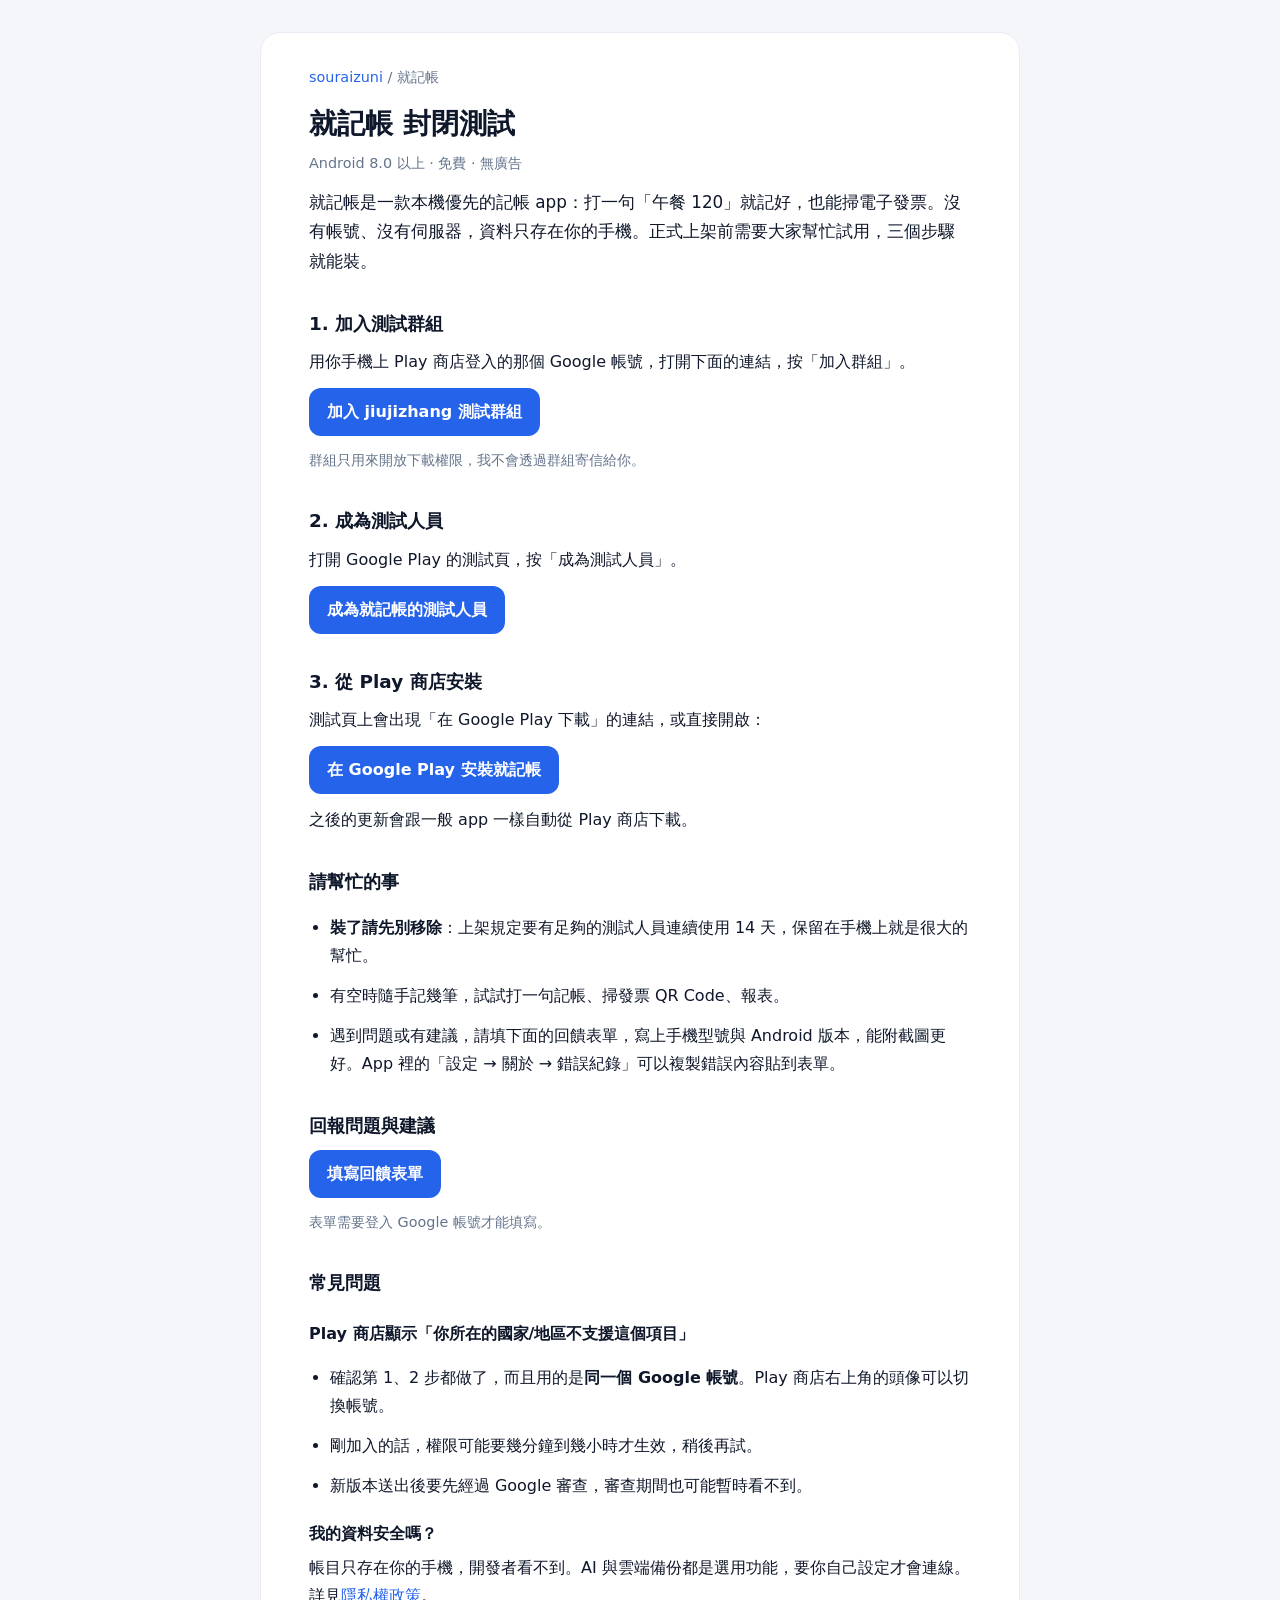
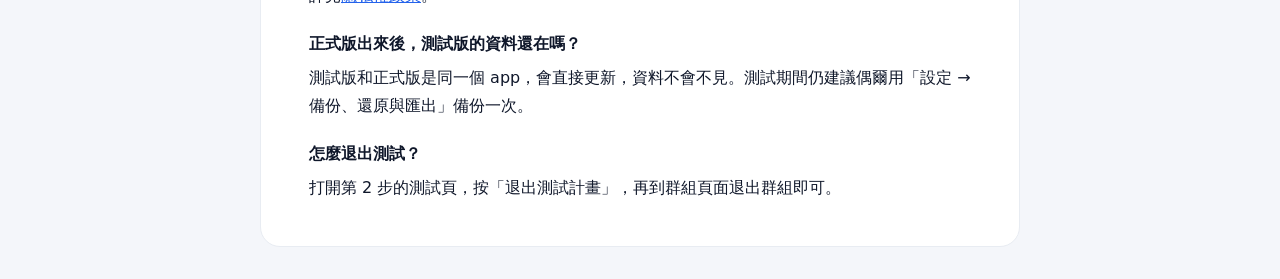
<file: jiujizhang/test/index.html>
<!doctype html>
<html lang="zh-Hant">
<head>
<meta charset="utf-8">
<meta name="viewport" content="width=device-width, initial-scale=1">
<title>就記帳 封閉測試</title>
<meta name="description" content="加入就記帳 Android 封閉測試的步驟。">
<link rel="stylesheet" href="../../style.css">
</head>
<body>
<main>
  <p class="crumb"><a href="../../">souraizuni</a> / 就記帳</p>
  <h1>就記帳 封閉測試</h1>
  <p class="meta">Android 8.0 以上 · 免費 · 無廣告</p>

  <p class="lead">就記帳是一款本機優先的記帳 app：打一句「午餐 120」就記好，也能掃電子發票。沒有帳號、沒有伺服器，資料只存在你的手機。正式上架前需要大家幫忙試用，三個步驟就能裝。</p>

  <h2>1. 加入測試群組</h2>
  <p>用你手機上 Play 商店登入的那個 Google 帳號，打開下面的連結，按「加入群組」。</p>
  <p><a class="button" href="https://groups.google.com/g/jiujizhang">加入 jiujizhang 測試群組</a></p>
  <p class="meta">群組只用來開放下載權限，我不會透過群組寄信給你。</p>

  <h2>2. 成為測試人員</h2>
  <p>打開 Google Play 的測試頁，按「成為測試人員」。</p>
  <p><a class="button" href="https://play.google.com/apps/testing/tw.cangle.jiujizhang">成為就記帳的測試人員</a></p>

  <h2>3. 從 Play 商店安裝</h2>
  <p>測試頁上會出現「在 Google Play 下載」的連結，或直接開啟：</p>
  <p><a class="button" href="https://play.google.com/store/apps/details?id=tw.cangle.jiujizhang">在 Google Play 安裝就記帳</a></p>
  <p>之後的更新會跟一般 app 一樣自動從 Play 商店下載。</p>

  <h2>請幫忙的事</h2>
  <ul>
    <li><strong>裝了請先別移除</strong>：上架規定要有足夠的測試人員連續使用 14 天，保留在手機上就是很大的幫忙。</li>
    <li>有空時隨手記幾筆，試試打一句記帳、掃發票 QR Code、報表。</li>
    <li>遇到問題或有建議，請填下面的回饋表單，寫上手機型號與 Android 版本，能附截圖更好。App 裡的「設定 → 關於 → 錯誤紀錄」可以複製錯誤內容貼到表單。</li>
  </ul>

  <h2>回報問題與建議</h2>
  <p><a class="button" href="https://docs.google.com/forms/d/e/1FAIpQLSfyOvzz4jiwQbvqZth1l0vKYOYH45AGd-6vkP5WOyzglYQdXQ/viewform">填寫回饋表單</a></p>
  <p class="meta">表單需要登入 Google 帳號才能填寫。</p>

  <h2>常見問題</h2>
  <h3>Play 商店顯示「你所在的國家/地區不支援這個項目」</h3>
  <ul>
    <li>確認第 1、2 步都做了，而且用的是<strong>同一個 Google 帳號</strong>。Play 商店右上角的頭像可以切換帳號。</li>
    <li>剛加入的話，權限可能要幾分鐘到幾小時才生效，稍後再試。</li>
    <li>新版本送出後要先經過 Google 審查，審查期間也可能暫時看不到。</li>
  </ul>
  <h3>我的資料安全嗎？</h3>
  <p>帳目只存在你的手機，開發者看不到。AI 與雲端備份都是選用功能，要你自己設定才會連線。詳見<a href="../privacy/">隱私權政策</a>。</p>
  <h3>正式版出來後，測試版的資料還在嗎？</h3>
  <p>測試版和正式版是同一個 app，會直接更新，資料不會不見。測試期間仍建議偶爾用「設定 → 備份、還原與匯出」備份一次。</p>
  <h3>怎麼退出測試？</h3>
  <p>打開第 2 步的測試頁，按「退出測試計畫」，再到群組頁面退出群組即可。</p>
</main>
</body>
</html>
</file>
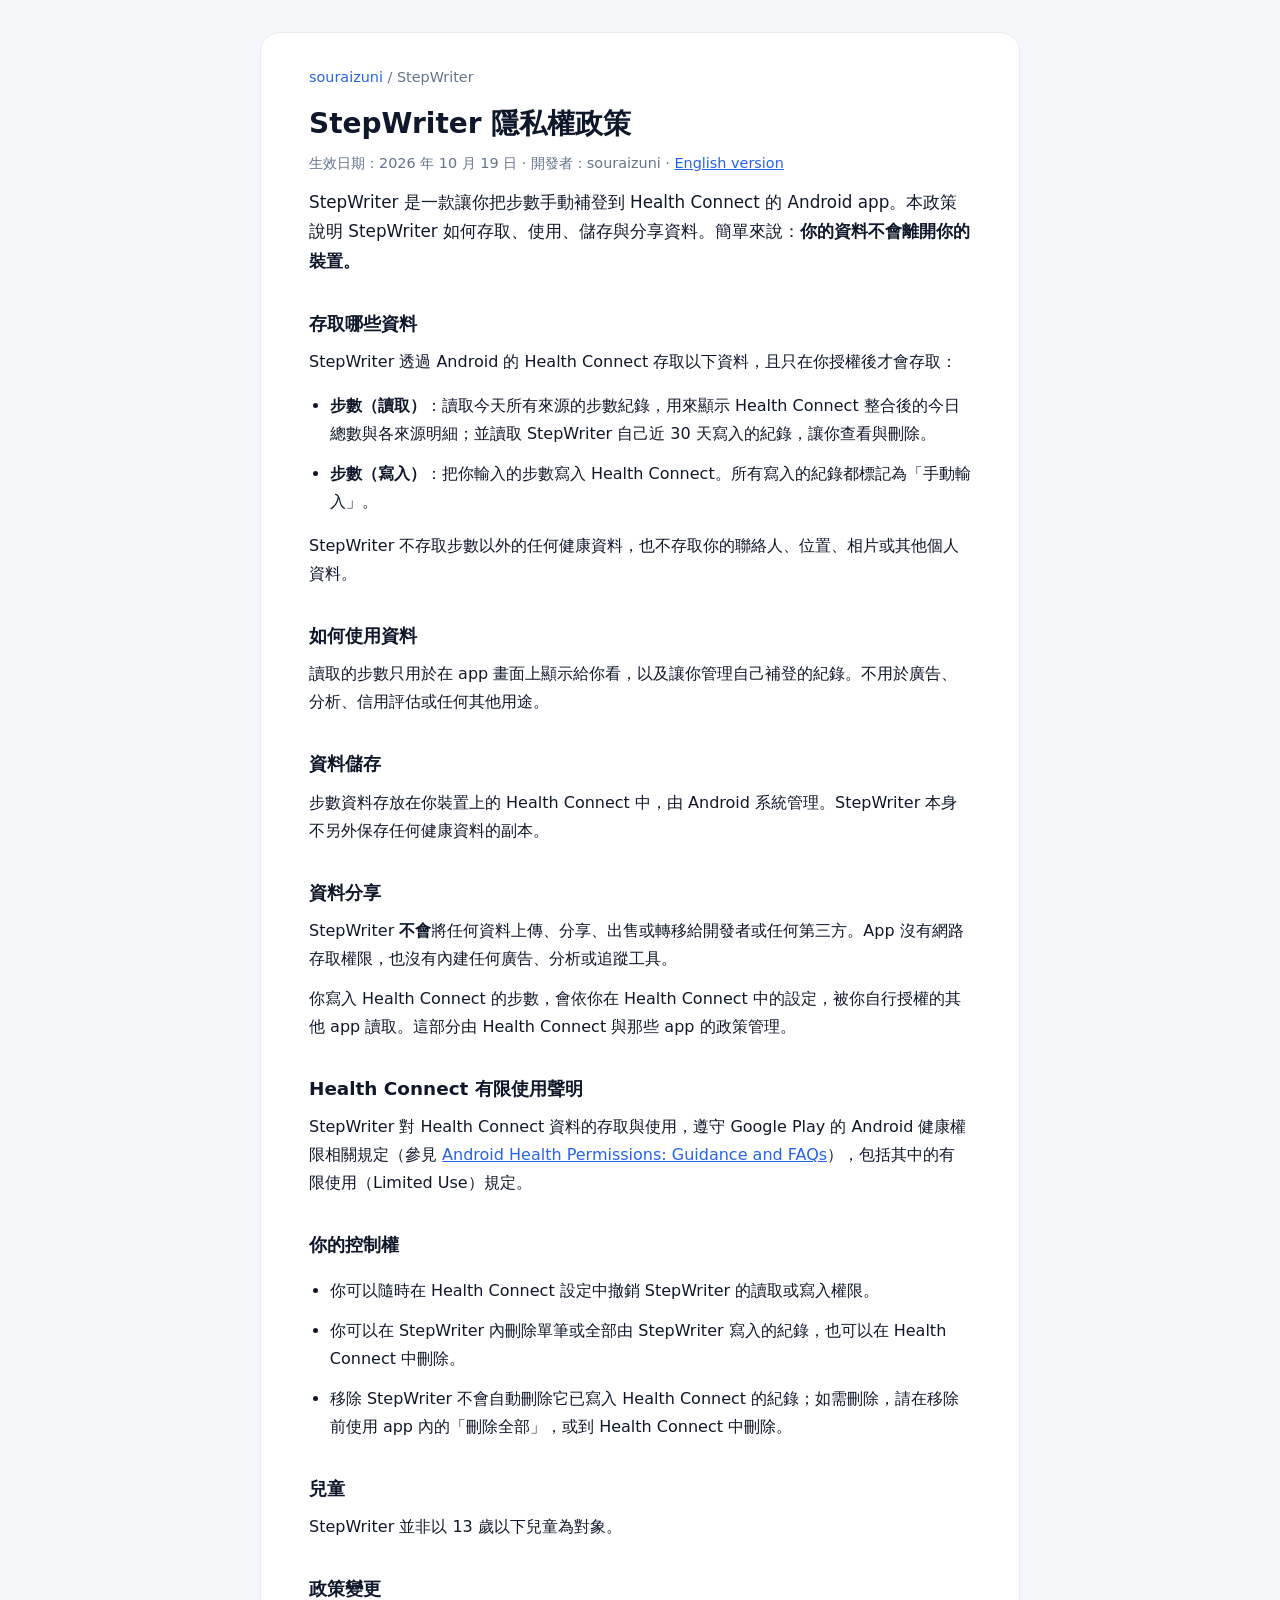
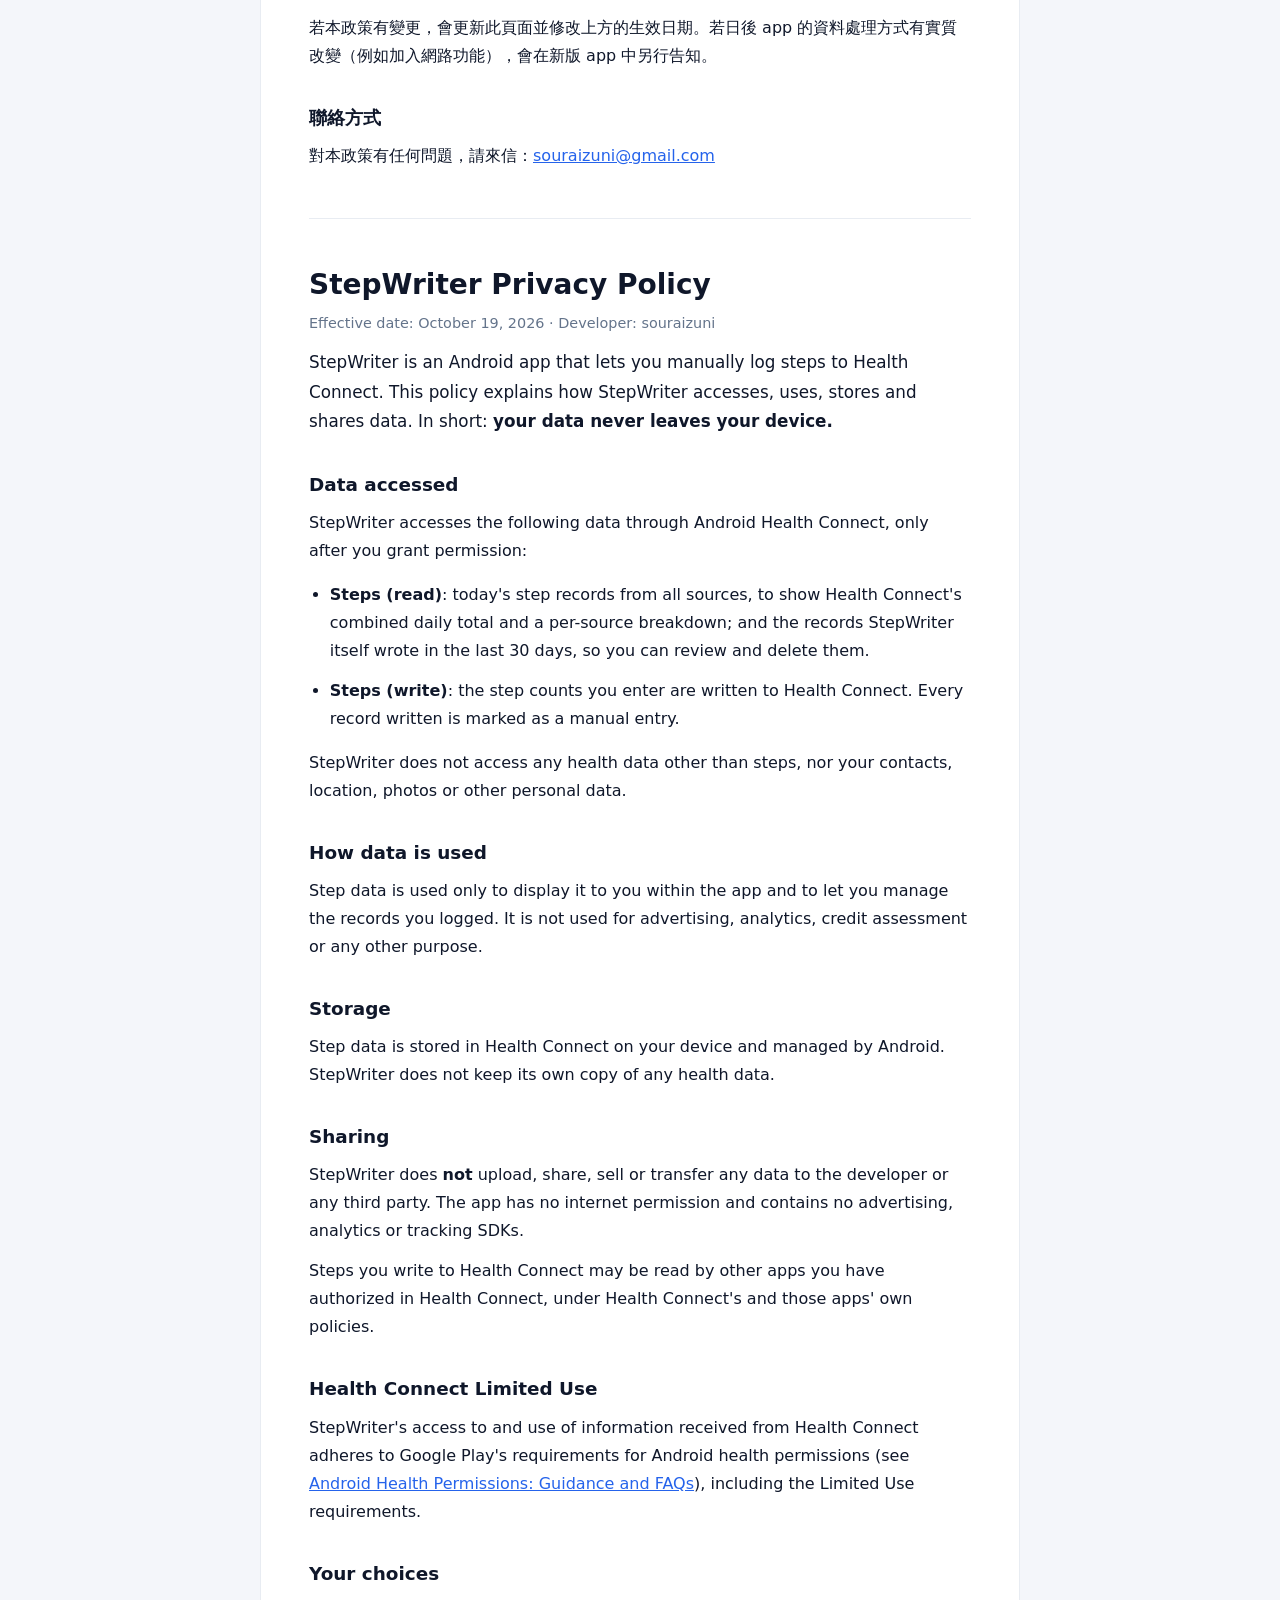
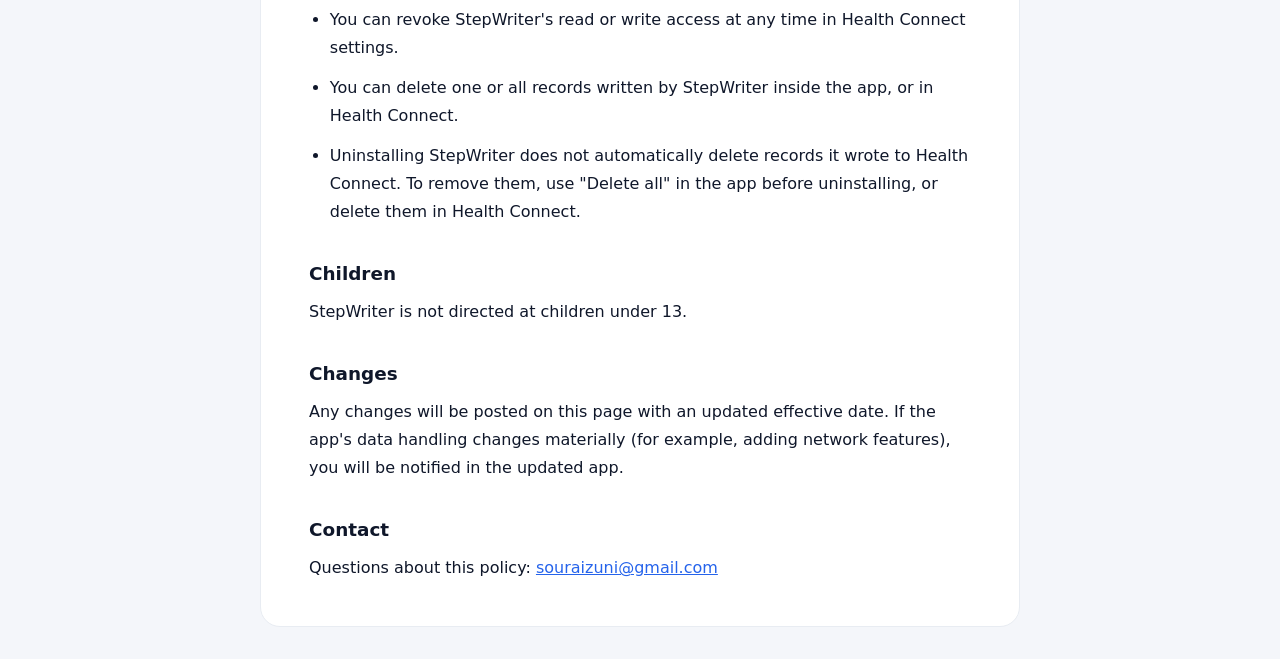
<file: stepwriter/privacy/index.html>
<!doctype html>
<html lang="zh-Hant">
<head>
<meta charset="utf-8">
<meta name="viewport" content="width=device-width, initial-scale=1">
<title>StepWriter 隱私權政策 · Privacy Policy</title>
<meta name="description" content="StepWriter（手動補登步數到 Health Connect）的隱私權政策。">
<link rel="stylesheet" href="../../style.css">
</head>
<body>
<main>
  <p class="crumb"><a href="../../">souraizuni</a> / StepWriter</p>
  <h1>StepWriter 隱私權政策</h1>
  <p class="meta">生效日期：2026 年 10 月 19 日 · 開發者：souraizuni · <a href="#en">English version</a></p>

  <p class="lead">StepWriter 是一款讓你把步數手動補登到 Health Connect 的 Android app。本政策說明 StepWriter 如何存取、使用、儲存與分享資料。簡單來說：<strong>你的資料不會離開你的裝置。</strong></p>

  <h2>存取哪些資料</h2>
  <p>StepWriter 透過 Android 的 Health Connect 存取以下資料，且只在你授權後才會存取：</p>
  <ul>
    <li><strong>步數（讀取）</strong>：讀取今天所有來源的步數紀錄，用來顯示 Health Connect 整合後的今日總數與各來源明細；並讀取 StepWriter 自己近 30 天寫入的紀錄，讓你查看與刪除。</li>
    <li><strong>步數（寫入）</strong>：把你輸入的步數寫入 Health Connect。所有寫入的紀錄都標記為「手動輸入」。</li>
  </ul>
  <p>StepWriter 不存取步數以外的任何健康資料，也不存取你的聯絡人、位置、相片或其他個人資料。</p>

  <h2>如何使用資料</h2>
  <p>讀取的步數只用於在 app 畫面上顯示給你看，以及讓你管理自己補登的紀錄。不用於廣告、分析、信用評估或任何其他用途。</p>

  <h2>資料儲存</h2>
  <p>步數資料存放在你裝置上的 Health Connect 中，由 Android 系統管理。StepWriter 本身不另外保存任何健康資料的副本。</p>

  <h2>資料分享</h2>
  <p>StepWriter <strong>不會</strong>將任何資料上傳、分享、出售或轉移給開發者或任何第三方。App 沒有網路存取權限，也沒有內建任何廣告、分析或追蹤工具。</p>
  <p>你寫入 Health Connect 的步數，會依你在 Health Connect 中的設定，被你自行授權的其他 app 讀取。這部分由 Health Connect 與那些 app 的政策管理。</p>

  <h2>Health Connect 有限使用聲明</h2>
  <p>StepWriter 對 Health Connect 資料的存取與使用，遵守 Google Play 的 Android 健康權限相關規定（參見 <a href="https://support.google.com/googleplay/android-developer/answer/12991134">Android Health Permissions: Guidance and FAQs</a>），包括其中的有限使用（Limited Use）規定。</p>

  <h2>你的控制權</h2>
  <ul>
    <li>你可以隨時在 Health Connect 設定中撤銷 StepWriter 的讀取或寫入權限。</li>
    <li>你可以在 StepWriter 內刪除單筆或全部由 StepWriter 寫入的紀錄，也可以在 Health Connect 中刪除。</li>
    <li>移除 StepWriter 不會自動刪除它已寫入 Health Connect 的紀錄；如需刪除，請在移除前使用 app 內的「刪除全部」，或到 Health Connect 中刪除。</li>
  </ul>

  <h2>兒童</h2>
  <p>StepWriter 並非以 13 歲以下兒童為對象。</p>

  <h2>政策變更</h2>
  <p>若本政策有變更，會更新此頁面並修改上方的生效日期。若日後 app 的資料處理方式有實質改變（例如加入網路功能），會在新版 app 中另行告知。</p>

  <h2>聯絡方式</h2>
  <p>對本政策有任何問題，請來信：<a href="mailto:souraizuni@gmail.com">souraizuni@gmail.com</a></p>

  <hr>

  <section id="en" lang="en">
  <h1>StepWriter Privacy Policy</h1>
  <p class="meta">Effective date: October 19, 2026 · Developer: souraizuni</p>

  <p class="lead">StepWriter is an Android app that lets you manually log steps to Health Connect. This policy explains how StepWriter accesses, uses, stores and shares data. In short: <strong>your data never leaves your device.</strong></p>

  <h2>Data accessed</h2>
  <p>StepWriter accesses the following data through Android Health Connect, only after you grant permission:</p>
  <ul>
    <li><strong>Steps (read)</strong>: today's step records from all sources, to show Health Connect's combined daily total and a per-source breakdown; and the records StepWriter itself wrote in the last 30 days, so you can review and delete them.</li>
    <li><strong>Steps (write)</strong>: the step counts you enter are written to Health Connect. Every record written is marked as a manual entry.</li>
  </ul>
  <p>StepWriter does not access any health data other than steps, nor your contacts, location, photos or other personal data.</p>

  <h2>How data is used</h2>
  <p>Step data is used only to display it to you within the app and to let you manage the records you logged. It is not used for advertising, analytics, credit assessment or any other purpose.</p>

  <h2>Storage</h2>
  <p>Step data is stored in Health Connect on your device and managed by Android. StepWriter does not keep its own copy of any health data.</p>

  <h2>Sharing</h2>
  <p>StepWriter does <strong>not</strong> upload, share, sell or transfer any data to the developer or any third party. The app has no internet permission and contains no advertising, analytics or tracking SDKs.</p>
  <p>Steps you write to Health Connect may be read by other apps you have authorized in Health Connect, under Health Connect's and those apps' own policies.</p>

  <h2>Health Connect Limited Use</h2>
  <p>StepWriter's access to and use of information received from Health Connect adheres to Google Play's requirements for Android health permissions (see <a href="https://support.google.com/googleplay/android-developer/answer/12991134">Android Health Permissions: Guidance and FAQs</a>), including the Limited Use requirements.</p>

  <h2>Your choices</h2>
  <ul>
    <li>You can revoke StepWriter's read or write access at any time in Health Connect settings.</li>
    <li>You can delete one or all records written by StepWriter inside the app, or in Health Connect.</li>
    <li>Uninstalling StepWriter does not automatically delete records it wrote to Health Connect. To remove them, use "Delete all" in the app before uninstalling, or delete them in Health Connect.</li>
  </ul>

  <h2>Children</h2>
  <p>StepWriter is not directed at children under 13.</p>

  <h2>Changes</h2>
  <p>Any changes will be posted on this page with an updated effective date. If the app's data handling changes materially (for example, adding network features), you will be notified in the updated app.</p>

  <h2>Contact</h2>
  <p>Questions about this policy: <a href="mailto:souraizuni@gmail.com">souraizuni@gmail.com</a></p>
  </section>
</main>
</body>
</html>
</file>
<file: style.css>
:root {
  --bg: #f4f6fa;
  --card: #ffffff;
  --text: #0f172a;
  --muted: #64748b;
  --accent: #2563eb;
  --line: #e8ecf2;
  color-scheme: light;
}
@media (prefers-color-scheme: dark) {
  :root {
    --bg: #0b1120;
    --card: #141b2b;
    --text: #e5e7eb;
    --muted: #94a3b8;
    --accent: #60a5fa;
    --line: #222b3d;
    color-scheme: dark;
  }
}
* { box-sizing: border-box; }
body {
  margin: 0;
  background: var(--bg);
  color: var(--text);
  font: 16px/1.75 system-ui, -apple-system, "Segoe UI", "Noto Sans TC", "Microsoft JhengHei", sans-serif;
}
main {
  max-width: 760px;
  margin: 32px auto;
  padding: 32px clamp(20px, 5vw, 48px);
  background: var(--card);
  border: 1px solid var(--line);
  border-radius: 20px;
}
@media (max-width: 600px) {
  main { margin: 0; border-radius: 0; border: 0; }
}
h1 { font-size: 1.75rem; line-height: 1.3; margin: 0 0 8px; }
h2 { font-size: 1.15rem; margin: 32px 0 8px; }
p, li { margin: 0 0 12px; }
ul { padding-left: 1.3em; }
a { color: var(--accent); }
.meta, .crumb { color: var(--muted); font-size: 0.9rem; }
.crumb { margin: 0 0 16px; }
.crumb a { text-decoration: none; }
.lead { font-size: 1.05rem; }
hr { border: 0; border-top: 1px solid var(--line); margin: 48px 0; }
.app {
  display: flex; gap: 16px; align-items: center;
  padding: 16px; border: 1px solid var(--line); border-radius: 16px; margin: 16px 0;
}
.app img { width: 64px; height: 64px; border-radius: 16px; }
.app h2 { margin: 0 0 4px; }
.app p { margin: 0; color: var(--muted); }
h3 { font-size: 1rem; margin: 20px 0 6px; }
.button {
  display: inline-block; padding: 10px 18px; border-radius: 12px;
  background: var(--accent); color: #fff; text-decoration: none; font-weight: 600;
}
@media (prefers-color-scheme: dark) { .button { color: #0b1120; } }
</file>
